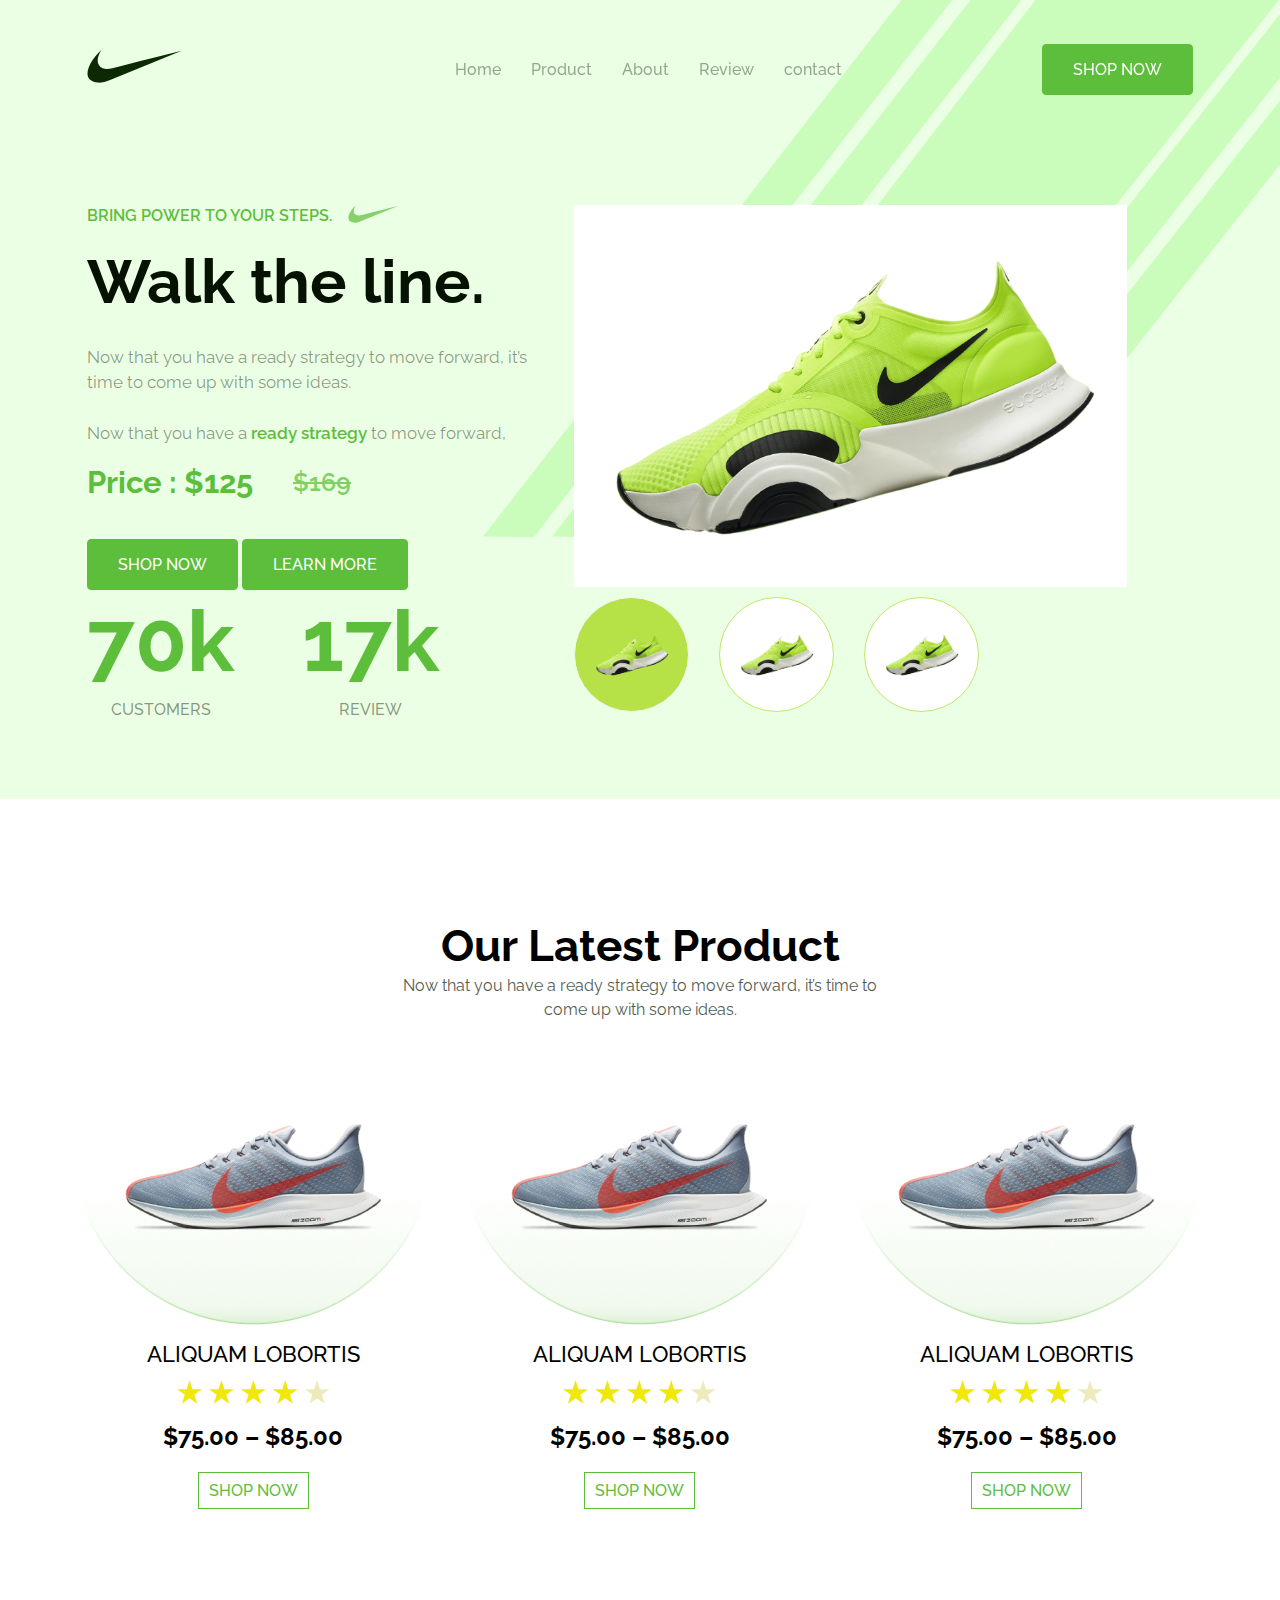
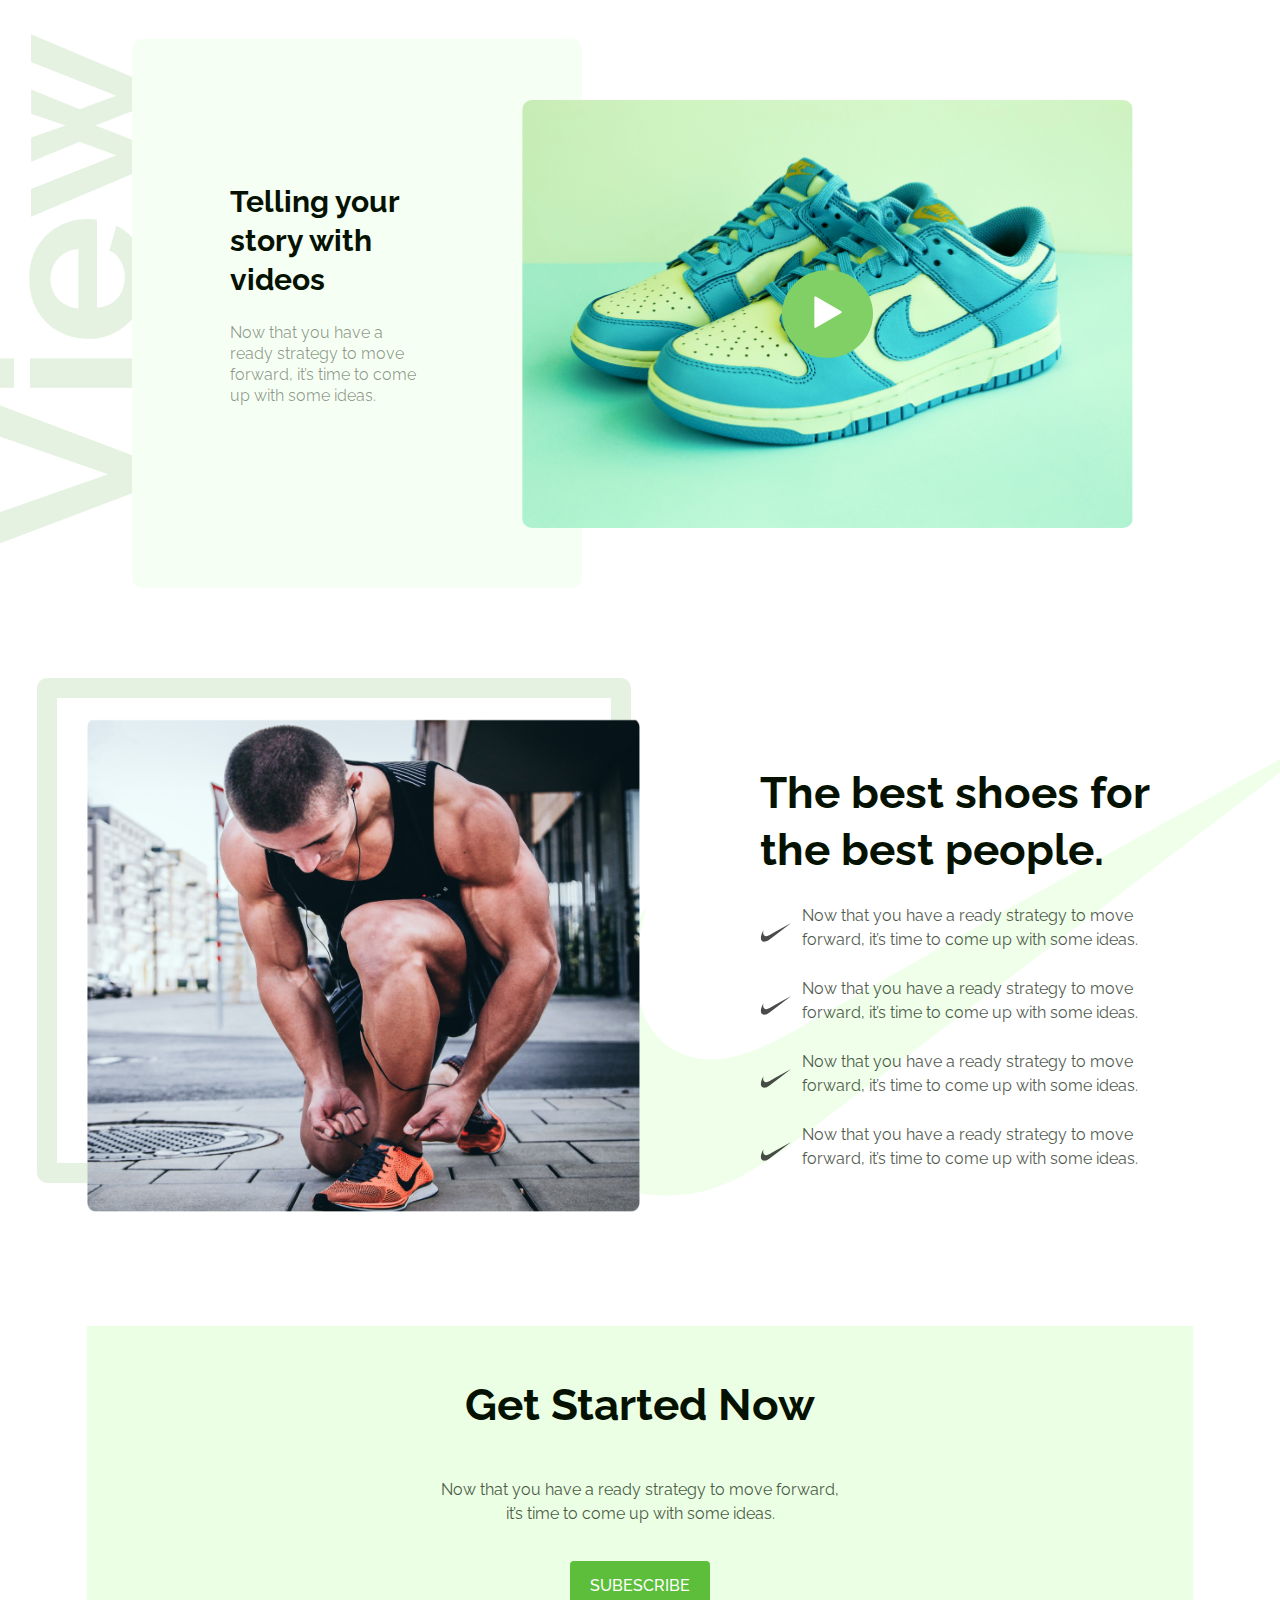
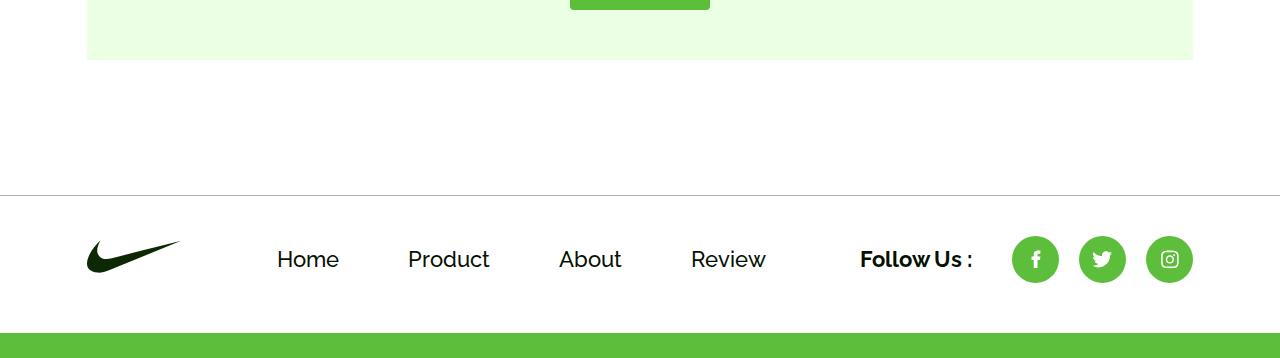
<file: index.html>
<!doctype html>
<html lang="en">
<head>
    <meta charset="UTF-8">
    <meta name="viewport"
          content="width=device-width, user-scalable=no, initial-scale=1.0, maximum-scale=1.0, minimum-scale=1.0">
    <meta http-equiv="X-UA-Compatible" content="ie=edge">
    <title>store</title>
    <link
            rel="stylesheet"
            href="https://cdn.jsdelivr.net/npm/@fancyapps/ui/dist/fancybox.css"
    />
    <link
            rel="stylesheet"
            href="https://cdn.jsdelivr.net/npm/swiper@9/swiper-bundle.min.css"
    />
    <link href="https://unpkg.com/aos@2.3.1/dist/aos.css" rel="stylesheet">
    <link rel="stylesheet" href="./src/styles/animate.css">
    <link rel="stylesheet" href="./src/styles/style.css">
</head>
<body>
 <header class="header">
     <div class="container">
         <nav class="header__nav">
             <h1 class="header__logo">
                 <img src="./src/images/logo.svg" alt="store">
             </h1>
             <div class="header__list">
                 <div class="header__menu">
                     <a href="#" class="header__link">Home</a>
                     <a href="./src/pages/product/index.html" class="header__link">Product</a>
                     <a href="./src/pages/About/index.html" class="header__link">About</a>
                     <a href="./src/pages/review/index.html" class="header__link">Review</a>
                     <a href="./src/pages/review/index.html" class="header__link">contact</a>
                 </div>
                 <button class="btn header__btn">
                     SHOP NOW
                 </button>
             </div>

             <div class="burger">
                 <span class="burger__line">

                 </span>
             </div>
         </nav>
     </div>
 </header>

<main>
    <section data-aos="zoom-in"  class="walk  wow bounceInRight">
        <div class="container">
            <div class="walk__content wow bounceInRight">
                <div class="walk__info">

                    <p class="walk__info-suptitle">
                        Bring power to your steps.
                        <span><svg width="51" height="18" viewBox="0 0 51 18" fill="none" xmlns="http://www.w3.org/2000/svg">
<path d="M28.6036 6.15476L25.4862 6.97332L16.8365 9.23768C13.7818 9.99351 11.1097 11.0002 8.53487 10.119C5.03484 8.60729 5.09756 4.67446 7.70691 0.490723C3.09351 4.29811 -5.2081 16.473 6.01962 17.7024C7.44974 17.8905 9.99636 17.3887 12.7625 16.2252L25.4862 11.0034L50.5823 0.741621L28.6036 6.15476Z" fill="#87D16D"/>
</svg></span>
                    </p>
                    <h2 class="walk__info-title">
                        Walk the line.
                    </h2>
                    <p class="walk__info-desc">
                        Now that you have a ready strategy to move forward,
                        it’s time to come up with some ideas.
                        <br>
                        <br>
                        Now that you have a <span>ready strategy </span> to move forward,
                    </p>
                    <h3 class="walk__info-price">
                        Price : $125    <span>$169</span>
                    </h3>
                    <div class="walk__info-btn">
                        <button class="btn">SHOP NOW</button>
                        <button class="btn">Learn More</button>
                    </div>
                    <div class="walk__info-leads">
                        <h3 class="walk__info-sum">
                            70k
                            <span>CUSTOMERS</span>
                        </h3>
                        <h3 class="walk__info-sum">
                            17k
                            <span>REVIEW</span>
                        </h3>
                    </div>
                </div>
                <div class="walk__right">
                    <div style="--swiper-navigation-color: #fff; --swiper-pagination-color: #fff" class="swiper mySwiper2">
                        <div class="swiper-wrapper">
                            <div class="swiper-slide">
                                <img src="./src/images/boots2.png" />
                            </div>
                            <div class="swiper-slide">
                                <img src="./src/images/boots2.png" />
                            </div>
                            <div class="swiper-slide">
                                <img src="./src/images/boots2.png" />
                            </div>

                        </div>
                        <div class="swiper-button-next"></div>
                        <div class="swiper-button-prev"></div>
                    </div>
                    <div thumbsSlider="" class="swiper mySwiper">
                        <div class="swiper-wrapper">
                            <div class="swiper-slide">
                                <img src="./src/images/boots2.png"/>
                            </div>
                            <div class="swiper-slide">
                                <img src="./src/images/boots2.png"/>
                            </div>
                            <div class="swiper-slide">
                                <img src="./src/images/boots2.png"/>
                            </div>

                        </div>
                    </div>
                </div>
            </div>
        </div>
    </section>

    <section class="our">
        <div class="container">
            <h2 class="our__title">Our Latest Product</h2>
            <p class="our__desc">
                Now that you have a ready strategy to move forward, it’s time to
                <br>
                come up with some ideas.
            </p>
            <div class="our__row">
                <div class="our__card">
                    <div class="our__card-block">
                        <img class="our__card-img" src="./src/images/nike__our.png" alt="">
                    </div>
                    <h3 class="our__card-title">
                        Aliquam lobortis
                    </h3>
                    <p class="our__card-rang">
                        <svg width="155" height="27" viewBox="0 0 155 27" fill="none" xmlns="http://www.w3.org/2000/svg">
                            <path d="M13.5771 0.046875L16.5296 9.13387L26.0843 9.13387L18.3544 14.7499L21.3069 23.8369L13.5771 18.2209L5.84723 23.8369L8.79977 14.7499L1.06992 9.13387L10.6245 9.13387L13.5771 0.046875Z" fill="#F1E809"/>
                            <path d="M45.4604 0.046875L48.4129 9.13387L57.9676 9.13387L50.2377 14.7499L53.1902 23.8369L45.4604 18.2209L37.7305 23.8369L40.6831 14.7499L32.9532 9.13387L42.5078 9.13387L45.4604 0.046875Z" fill="#F1E809"/>
                            <path d="M77.3437 0.046875L80.2962 9.13387L89.8509 9.13387L82.121 14.7499L85.0735 23.8369L77.3437 18.2209L69.6138 23.8369L72.5664 14.7499L64.8365 9.13387L74.3911 9.13387L77.3437 0.046875Z" fill="#F1E809"/>
                            <path d="M109.227 0.046875L112.18 9.13387L121.734 9.13387L114.004 14.7499L116.957 23.8369L109.227 18.2209L101.497 23.8369L104.45 14.7499L96.7198 9.13387L106.274 9.13387L109.227 0.046875Z" fill="#F1E809"/>
                            <path d="M141.11 0.046875L144.063 9.13387L153.617 9.13387L145.888 14.7499L148.84 23.8369L141.11 18.2209L133.38 23.8369L136.333 14.7499L128.603 9.13387L138.158 9.13387L141.11 0.046875Z" fill="#EDEBB9"/>
                        </svg>

                    </p>
                     <p class="our__card-price">
                         $75.00 – $85.00
                     </p>
                    <button class="our__card-btn">
                        Shop now
                    </button>
                </div>
                <div class="our__card">
                    <div class="our__card-block">
                        <img class="our__card-img" src="./src/images/nike__our.png" alt="">
                    </div>
                    <h3 class="our__card-title">
                        Aliquam lobortis
                    </h3>
                    <p class="our__card-rang">
                        <svg width="155" height="27" viewBox="0 0 155 27" fill="none" xmlns="http://www.w3.org/2000/svg">
                            <path d="M13.5771 0.046875L16.5296 9.13387L26.0843 9.13387L18.3544 14.7499L21.3069 23.8369L13.5771 18.2209L5.84723 23.8369L8.79977 14.7499L1.06992 9.13387L10.6245 9.13387L13.5771 0.046875Z" fill="#F1E809"/>
                            <path d="M45.4604 0.046875L48.4129 9.13387L57.9676 9.13387L50.2377 14.7499L53.1902 23.8369L45.4604 18.2209L37.7305 23.8369L40.6831 14.7499L32.9532 9.13387L42.5078 9.13387L45.4604 0.046875Z" fill="#F1E809"/>
                            <path d="M77.3437 0.046875L80.2962 9.13387L89.8509 9.13387L82.121 14.7499L85.0735 23.8369L77.3437 18.2209L69.6138 23.8369L72.5664 14.7499L64.8365 9.13387L74.3911 9.13387L77.3437 0.046875Z" fill="#F1E809"/>
                            <path d="M109.227 0.046875L112.18 9.13387L121.734 9.13387L114.004 14.7499L116.957 23.8369L109.227 18.2209L101.497 23.8369L104.45 14.7499L96.7198 9.13387L106.274 9.13387L109.227 0.046875Z" fill="#F1E809"/>
                            <path d="M141.11 0.046875L144.063 9.13387L153.617 9.13387L145.888 14.7499L148.84 23.8369L141.11 18.2209L133.38 23.8369L136.333 14.7499L128.603 9.13387L138.158 9.13387L141.11 0.046875Z" fill="#EDEBB9"/>
                        </svg>

                    </p>
                     <p class="our__card-price">
                         $75.00 – $85.00
                     </p>
                    <button class="our__card-btn">
                        Shop now
                    </button>
                </div>
                <div class="our__card">
                    <div class="our__card-block">
                        <img class="our__card-img" src="./src/images/nike__our.png" alt="">
                    </div>
                    <h3 class="our__card-title">
                        Aliquam lobortis
                    </h3>
                    <p class="our__card-rang">
                        <svg width="155" height="27" viewBox="0 0 155 27" fill="none" xmlns="http://www.w3.org/2000/svg">
                            <path d="M13.5771 0.046875L16.5296 9.13387L26.0843 9.13387L18.3544 14.7499L21.3069 23.8369L13.5771 18.2209L5.84723 23.8369L8.79977 14.7499L1.06992 9.13387L10.6245 9.13387L13.5771 0.046875Z" fill="#F1E809"/>
                            <path d="M45.4604 0.046875L48.4129 9.13387L57.9676 9.13387L50.2377 14.7499L53.1902 23.8369L45.4604 18.2209L37.7305 23.8369L40.6831 14.7499L32.9532 9.13387L42.5078 9.13387L45.4604 0.046875Z" fill="#F1E809"/>
                            <path d="M77.3437 0.046875L80.2962 9.13387L89.8509 9.13387L82.121 14.7499L85.0735 23.8369L77.3437 18.2209L69.6138 23.8369L72.5664 14.7499L64.8365 9.13387L74.3911 9.13387L77.3437 0.046875Z" fill="#F1E809"/>
                            <path d="M109.227 0.046875L112.18 9.13387L121.734 9.13387L114.004 14.7499L116.957 23.8369L109.227 18.2209L101.497 23.8369L104.45 14.7499L96.7198 9.13387L106.274 9.13387L109.227 0.046875Z" fill="#F1E809"/>
                            <path d="M141.11 0.046875L144.063 9.13387L153.617 9.13387L145.888 14.7499L148.84 23.8369L141.11 18.2209L133.38 23.8369L136.333 14.7499L128.603 9.13387L138.158 9.13387L141.11 0.046875Z" fill="#EDEBB9"/>
                        </svg>

                    </p>
                     <p class="our__card-price">
                         $75.00 – $85.00
                     </p>
                    <button class="our__card-btn">
                        Shop now
                    </button>
                </div>
            </div>
        </div>
    </section>

    <section class="view">
        <div class="container">
            <div class="view__block">
                <h2 class="view__title">
                    View
                </h2>
                <div class="view__row">
                    <div class="view__card">
                        <h3 class="view__card-title">
                            Telling your story with videos
                        </h3>
                        <div class="view__card-desc">
                            Now that you have a ready strategy to move forward, it’s time to come up with some ideas.
                        </div>
                    </div>
                    <div class="view__card view__card_video">
                        <a href="" data-fancybox data-src="https://www.youtube.com/watch?v=xeEu3qmgEdY">
                            <div class="view__card-play">
                                <span>
                                    <svg width="32" height="32" viewBox="0 0 29 32" fill="none" xmlns="http://www.w3.org/2000/svg">
<path d="M27.7939 15.2502C28.4606 15.6351 28.4606 16.5973 27.7939 16.9822L2.35185 31.6712C1.68518 32.0561 0.851847 31.575 0.851847 30.8052L0.851848 1.42718C0.851848 0.65738 1.68518 0.176255 2.35185 0.561156L27.7939 15.2502Z" fill="white"/>
</svg>

                                </span>
                            </div>
                        </a>
                    </div>
                </div>
            </div>
        </div>
    </section>

    <section class="best">
        <div class="container">
            <div class="best__row">
                <div class="best__card">
                    <img class="best__card-img" src="./src/images/best-img.png" alt="">
                </div>
                <div class="best__card best__card-right">
                    <h2 class="best__card-title">
                        The best shoes for the best people.
                    </h2>
                    <ul class="best__card-list">
                        <li class="best__card-item">
                           <span class="best__card-icon">
                                <svg width="32" height="20" viewBox="0 0 32 20" fill="none" xmlns="http://www.w3.org/2000/svg">
                                  <path d="M17.9749 8.23615L16.1145 9.29783L10.9514 12.2392C9.12045 13.2499 7.57831 14.3557 5.77382 14.2329C3.267 13.8645 2.63079 11.3291 3.5862 8.19457C1.27957 11.4322 -1.95539 20.6757 5.46358 19.5336C6.414 19.4084 7.96246 18.6483 9.53803 17.4255L16.8077 11.8849L31.1528 0.98075L17.9749 8.23615Z" fill="black"/>
                               </svg>
                           </span>

                            Now that you have a ready strategy to move forward, it’s time to come up with some ideas.
                        </li>
                       <li class="best__card-item">
                           <span class="best__card-icon">
                                <svg width="32" height="20" viewBox="0 0 32 20" fill="none" xmlns="http://www.w3.org/2000/svg">
                                  <path d="M17.9749 8.23615L16.1145 9.29783L10.9514 12.2392C9.12045 13.2499 7.57831 14.3557 5.77382 14.2329C3.267 13.8645 2.63079 11.3291 3.5862 8.19457C1.27957 11.4322 -1.95539 20.6757 5.46358 19.5336C6.414 19.4084 7.96246 18.6483 9.53803 17.4255L16.8077 11.8849L31.1528 0.98075L17.9749 8.23615Z" fill="black"/>
                               </svg>
                           </span>

                            Now that you have a ready strategy to move forward, it’s time to come up with some ideas.
                        </li>
                       <li class="best__card-item">
                           <span class="best__card-icon">
                                <svg width="32" height="20" viewBox="0 0 32 20" fill="none" xmlns="http://www.w3.org/2000/svg">
                                  <path d="M17.9749 8.23615L16.1145 9.29783L10.9514 12.2392C9.12045 13.2499 7.57831 14.3557 5.77382 14.2329C3.267 13.8645 2.63079 11.3291 3.5862 8.19457C1.27957 11.4322 -1.95539 20.6757 5.46358 19.5336C6.414 19.4084 7.96246 18.6483 9.53803 17.4255L16.8077 11.8849L31.1528 0.98075L17.9749 8.23615Z" fill="black"/>
                               </svg>
                           </span>

                            Now that you have a ready strategy to move forward, it’s time to come up with some ideas.
                        </li>
                       <li class="best__card-item">
                           <span class="best__card-icon">
                                <svg width="32" height="20" viewBox="0 0 32 20" fill="none" xmlns="http://www.w3.org/2000/svg">
                                  <path d="M17.9749 8.23615L16.1145 9.29783L10.9514 12.2392C9.12045 13.2499 7.57831 14.3557 5.77382 14.2329C3.267 13.8645 2.63079 11.3291 3.5862 8.19457C1.27957 11.4322 -1.95539 20.6757 5.46358 19.5336C6.414 19.4084 7.96246 18.6483 9.53803 17.4255L16.8077 11.8849L31.1528 0.98075L17.9749 8.23615Z" fill="black"/>
                               </svg>
                           </span>

                            Now that you have a ready strategy to move forward, it’s time to come up with some ideas.
                        </li>

                    </ul>
                </div>
            </div>
        </div>
    </section>

    <section class="now">
        <div class="container">
            <div class="now__content">
                <h2 class="now__title">
                    Get Started Now
                </h2>
                <p class="now__desc">
                    Now that you have a ready strategy to move forward,
                    <br>
                    it’s time to come up with some ideas.
                </p>
                <button class="now__btn">
                    SUBESCRIBE
                </button>
            </div>
        </div>
    </section>
</main>

 <div class="overlay">
     <div class="popup">
         <span class="popup__close">x</span>
         <form class="popup__form">
             <label  class="popup__form-label">
                 <input type="text" placeholder="name">
             </label>
             <label  class="popup__form-label">
                 <input type="email" placeholder="Email">
             </label>
             <label  class="popup__form-label">
                 <input type="number" placeholder="phone">
             </label>
             <button class="popup__form-btn" type="submit">
                 Sumbit
             </button>
         </form>
     </div>
 </div>

 <footer class="footer">
     <div class="container">
         <div class="footer__nav">
             <h2 class="footer__logo">
                 <svg width="95" height="33" viewBox="0 0 95 33" fill="none" xmlns="http://www.w3.org/2000/svg">
                     <path d="M52.9358 10.942L47.0844 12.4784L30.8488 16.7286C25.1151 18.1473 20.0996 20.037 15.2666 18.3828C8.69705 15.5454 8.81478 8.16344 13.7125 0.310547C5.05317 7.45703 -10.529 30.3093 10.5455 32.6169C13.2298 32.9701 18.0098 32.0282 23.2019 29.8442L47.0844 20.0428L94.1899 0.781484L52.9358 10.942Z" fill="#0D2903"/>
                 </svg>
             </h2>
             <ul class="footer__menu">
                 <li class="footer__item">
                     Home
                 </li>
                 <li class="footer__item">
                     Product
                 </li>
                 <li class="footer__item">
                     About
                 </li>
                 <li class="footer__item">
                     Review
                 </li>
             </ul>
             <div class="footer__right">
                 <p class="footer__icons">Follow Us :</p>
                 <span class="footer__icon">
                      <svg width="10" height="19" viewBox="0 0 10 19" fill="none" xmlns="http://www.w3.org/2000/svg">
                        <path d="M0.809858 9.88221H2.7332V17.8003C2.7332 17.9566 2.85987 18.0833 3.01621 18.0833H6.2773C6.43363 18.0833 6.56031 17.9566 6.56031 17.8003V9.9195H8.77135C8.91512 9.9195 9.03607 9.81162 9.05249 9.66882L9.3883 6.75378C9.39752 6.67357 9.37211 6.59326 9.31845 6.53309C9.26474 6.47287 9.18788 6.4384 9.10722 6.4384H6.56042V4.61111C6.56042 4.06027 6.85701 3.78095 7.44203 3.78095C7.5254 3.78095 9.10722 3.78095 9.10722 3.78095C9.26355 3.78095 9.39022 3.65422 9.39022 3.49794V0.822206C9.39022 0.665876 9.26355 0.539204 9.10722 0.539204H6.81235C6.79616 0.538411 6.76022 0.537109 6.70724 0.537109C6.30906 0.537109 4.925 0.615275 3.83171 1.62107C2.62034 2.73565 2.78873 4.07017 2.82897 4.30156V6.43834H0.809858C0.653528 6.43834 0.526855 6.56501 0.526855 6.72135V9.59914C0.526855 9.75548 0.653528 9.88221 0.809858 9.88221Z" fill="white"/>
                      </svg>
                 </span>
                 <span class="footer__icon">
                      <svg width="21" height="17" viewBox="0 0 21 17" fill="none" xmlns="http://www.w3.org/2000/svg">
                        <path d="M20.0716 2.23081C19.3345 2.55415 18.549 2.76847 17.7302 2.87253C18.5726 2.36956 19.2155 1.57917 19.5178 0.626498C18.7324 1.09478 17.8652 1.42556 16.941 1.61014C16.1952 0.816042 15.1323 0.324219 13.9727 0.324219C11.723 0.324219 9.91179 2.15028 9.91179 4.38888C9.91179 4.71098 9.93904 5.0207 10.0059 5.31554C6.6276 5.15078 3.63825 3.5316 1.63008 1.06505C1.27948 1.67333 1.07383 2.36956 1.07383 3.11906C1.07383 4.5264 1.79856 5.77392 2.87884 6.49617C2.22596 6.48378 1.58548 6.29423 1.04286 5.99567C1.04286 6.00806 1.04286 6.02416 1.04286 6.04027C1.04286 8.015 2.45144 9.65523 4.29856 10.0331C3.96779 10.1235 3.60728 10.1669 3.23315 10.1669C2.97299 10.1669 2.71035 10.152 2.46382 10.0975C2.99033 11.7068 4.48439 12.8899 6.2609 12.9283C4.87834 14.0098 3.12289 14.6614 1.2225 14.6614C0.889246 14.6614 0.569623 14.6466 0.25 14.6057C2.05005 15.7665 4.18335 16.4293 6.48389 16.4293C13.9616 16.4293 18.0498 10.235 18.0498 4.86584C18.0498 4.68621 18.0436 4.51277 18.0349 4.34057C18.8414 3.76822 19.5191 3.0534 20.0716 2.23081Z" fill="white"/>
                     </svg>
                 </span>
                 <span class="footer__icon">
                      <svg width="18" height="19" viewBox="0 0 18 19" fill="none" xmlns="http://www.w3.org/2000/svg">
                     <path d="M17.6182 5.75306C17.577 4.81817 17.4258 4.17544 17.2092 3.61851C16.9858 3.02734 16.6421 2.49806 16.1917 2.05807C15.7518 1.61124 15.219 1.26403 14.6347 1.0441C14.0745 0.82753 13.4351 0.676347 12.5003 0.635127C11.5584 0.590417 11.2594 0.580078 8.87052 0.580078C6.48166 0.580078 6.18265 0.590417 5.24427 0.631636C4.30938 0.672856 3.66665 0.824173 3.10985 1.04061C2.51855 1.26403 1.98927 1.60775 1.54928 2.05807C1.10245 2.49806 0.755372 3.03083 0.535311 3.61515C0.318741 4.17544 0.167557 4.81468 0.126338 5.74957C0.0816275 6.69144 0.0712891 6.99045 0.0712891 9.37931C0.0712891 11.7682 0.0816275 12.0672 0.122847 13.0056C0.164067 13.9404 0.315384 14.5832 0.531954 15.1401C0.755372 15.7313 1.10245 16.2606 1.54928 16.7005C1.98927 17.1474 2.52204 17.4946 3.10636 17.7145C3.66665 17.9311 4.30589 18.0823 5.24092 18.1235C6.17916 18.1648 6.47831 18.175 8.86716 18.175C11.256 18.175 11.555 18.1648 12.4934 18.1235C13.4283 18.0823 14.071 17.9311 14.6278 17.7145C15.8103 17.2573 16.7452 16.3224 17.2024 15.1401C17.4188 14.5798 17.5701 13.9404 17.6113 13.0056C17.6526 12.0672 17.6629 11.7682 17.6629 9.37931C17.6629 6.99045 17.6594 6.69144 17.6182 5.75306ZM16.0337 12.9368C15.9959 13.7961 15.8515 14.2601 15.7312 14.5695C15.4356 15.336 14.8272 15.9444 14.0607 16.24C13.7513 16.3603 13.284 16.5046 12.428 16.5424C11.5 16.5837 11.2216 16.5939 8.87401 16.5939C6.52637 16.5939 6.24455 16.5837 5.31986 16.5424C4.46056 16.5046 3.99654 16.3603 3.68719 16.24C3.30575 16.099 2.95854 15.8756 2.67671 15.5834C2.38455 15.2981 2.16113 14.9544 2.02015 14.573C1.89985 14.2636 1.75552 13.7961 1.71779 12.9403C1.67643 12.0123 1.66623 11.7338 1.66623 9.38615C1.66623 7.03852 1.67643 6.7567 1.71779 5.83214C1.75552 4.97284 1.89985 4.50882 2.02015 4.19947C2.16113 3.81789 2.38455 3.47082 2.6802 3.18886C2.96538 2.8967 3.3091 2.67328 3.69069 2.53243C4.00003 2.41213 4.46755 2.2678 5.32335 2.22993C6.2514 2.18871 6.52987 2.17838 8.87736 2.17838C11.2285 2.17838 11.5068 2.18871 12.4315 2.22993C13.2908 2.2678 13.7548 2.41213 14.0642 2.53243C14.4456 2.67328 14.7928 2.8967 15.0747 3.18886C15.3668 3.47417 15.5902 3.81789 15.7312 4.19947C15.8515 4.50882 15.9959 4.9762 16.0337 5.83214C16.0749 6.76019 16.0853 7.03852 16.0853 9.38615C16.0853 11.7338 16.0749 12.0088 16.0337 12.9368Z" fill="white"/>
                     <path d="M8.87032 5.26953C6.60261 5.26953 4.7627 7.10932 4.7627 9.37715C4.7627 11.645 6.60261 13.4848 8.87032 13.4848C11.1382 13.4848 12.9779 11.645 12.9779 9.37715C12.9779 7.10932 11.1382 5.26953 8.87032 5.26953ZM8.87032 12.0417C7.39914 12.0417 6.20581 10.8485 6.20581 9.37715C6.20581 7.90586 7.39914 6.71264 8.87032 6.71264C10.3416 6.71264 11.5348 7.90586 11.5348 9.37715C11.5348 10.8485 10.3416 12.0417 8.87032 12.0417Z" fill="white"/>
                     <path d="M14.0992 5.10738C14.0992 5.63694 13.6698 6.06632 13.1401 6.06632C12.6105 6.06632 12.1812 5.63694 12.1812 5.10738C12.1812 4.5777 12.6105 4.14844 13.1401 4.14844C13.6698 4.14844 14.0992 4.5777 14.0992 5.10738Z" fill="white"/>
                   </svg>
                 </span>
             </div>
         </div>
     </div>
 </footer>


 <script src="https://cdn.jsdelivr.net/npm/swiper@9/swiper-bundle.min.js"></script>
 <script src="https://cdn.jsdelivr.net/npm/@fancyapps/ui@4.0/dist/fancybox.umd.js"></script>
 <script src="https://unpkg.com/aos@2.3.1/dist/aos.js"></script>
 <script src="./src/js/wow.min.js"></script>
 <script>
     var swiper = new Swiper(".mySwiper", {
         spaceBetween: 30,
         slidesPerView: 3,
     });
     var swiper2 = new Swiper(".mySwiper2", {
         spaceBetween: 10,
         thumbs: {
             swiper: swiper,
         },
     });

 </script>
 <script src="./src/js/main.js"></script>


</body>
</html>
</file>
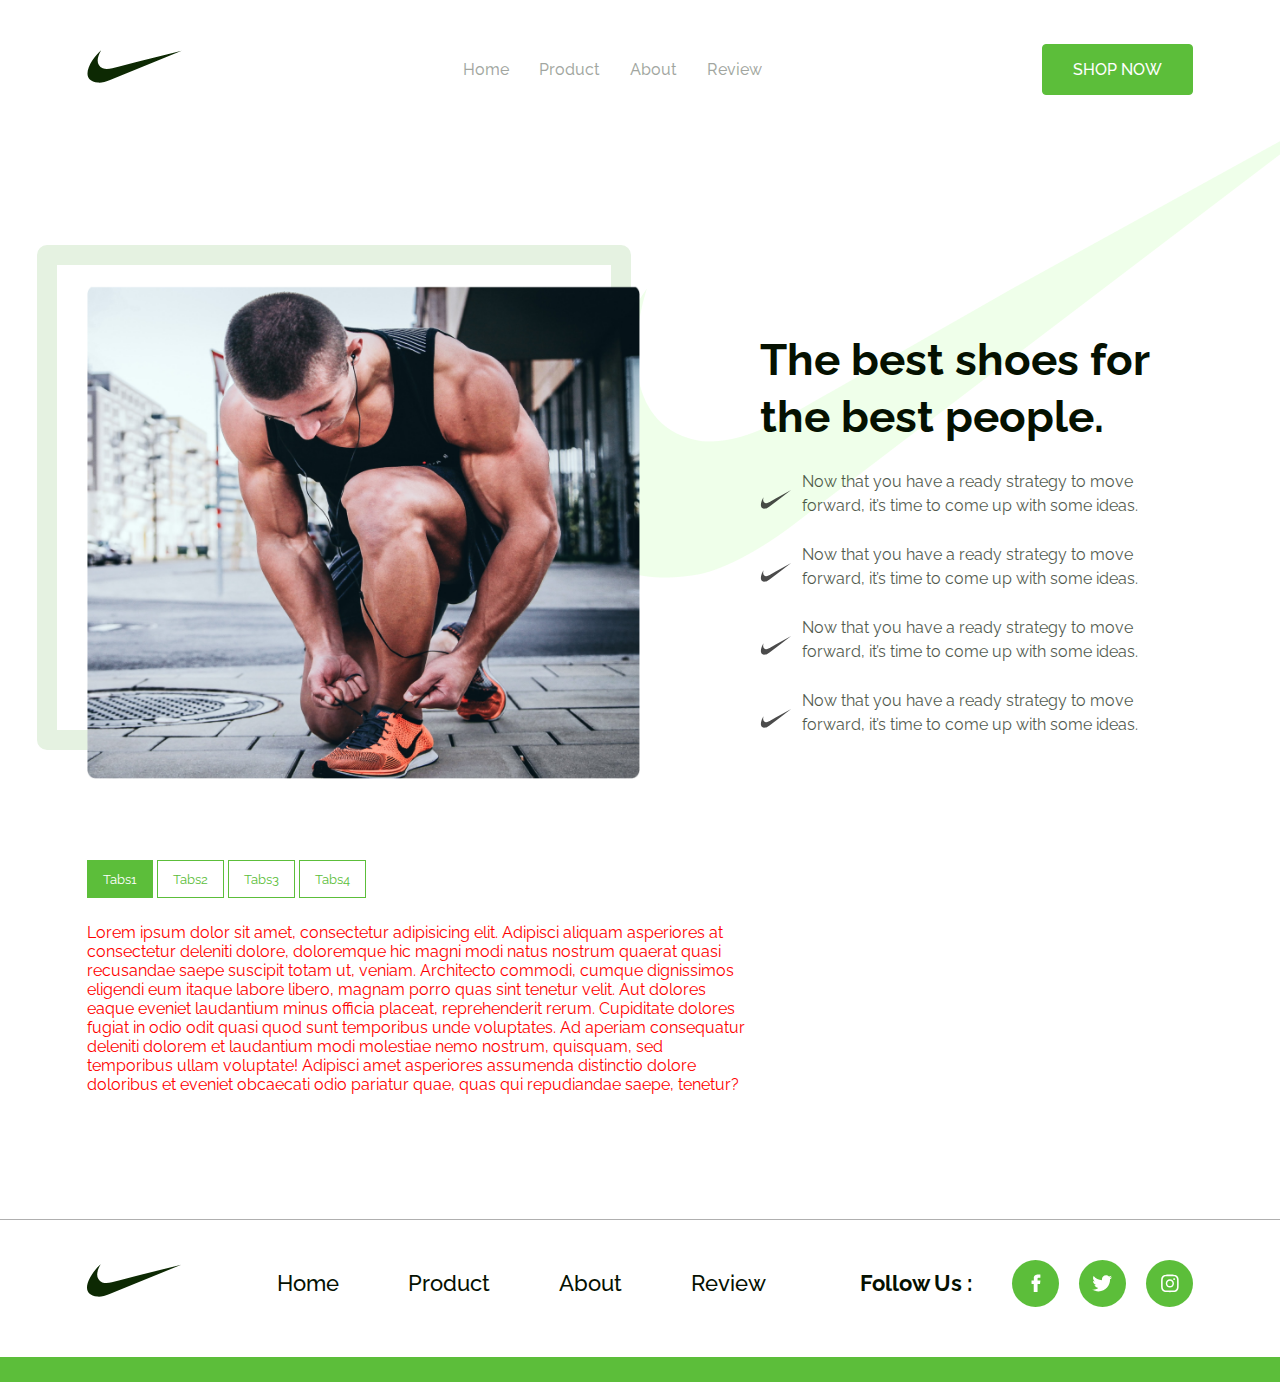
<file: src/pages/About/index.html>
<!doctype html>
<html lang="en">
<head>
    <meta charset="UTF-8">
    <meta name="viewport"
          content="width=device-width, user-scalable=no, initial-scale=1.0, maximum-scale=1.0, minimum-scale=1.0">
    <meta http-equiv="X-UA-Compatible" content="ie=edge">
    <title>About</title>
    <link href="https://unpkg.com/aos@2.3.1/dist/aos.css" rel="stylesheet">
    <link rel="stylesheet" href="../../styles/style.css">
</head>
<body>
<header class="header">
    <div class="container">
        <nav class="header__nav">
            <h1 class="header__logo">
                <img src="../../images/logo.svg" alt="store">
            </h1>
            <div class="header__menu">
                <a href="../../../index.html" class="header__link">Home</a>
                <a href="../product/index.html" class="header__link">Product</a>
                <a href="../About/index.html" class="header__link">About</a>
                <a href="../review/index.html" class="header__link">Review</a>
            </div>
            <button class="btn header__btn">
                SHOP NOW
            </button>
        </nav>
    </div>
</header>

<main>

    <section style="padding: 285px 0 77px;" class="best">
        <div class="container">
            <div class="best__row">
                <div class="best__card">
                    <img class="best__card-img" src="../../../src/images/best-img.png" alt="">
                </div>
                <div class="best__card best__card-right">
                    <h2 class="best__card-title">
                        The best shoes for the best people.
                    </h2>
                    <ul class="best__card-list">
                        <li class="best__card-item">
                           <span class="best__card-icon">
                                <svg width="32" height="20" viewBox="0 0 32 20" fill="none" xmlns="http://www.w3.org/2000/svg">
                                  <path d="M17.9749 8.23615L16.1145 9.29783L10.9514 12.2392C9.12045 13.2499 7.57831 14.3557 5.77382 14.2329C3.267 13.8645 2.63079 11.3291 3.5862 8.19457C1.27957 11.4322 -1.95539 20.6757 5.46358 19.5336C6.414 19.4084 7.96246 18.6483 9.53803 17.4255L16.8077 11.8849L31.1528 0.98075L17.9749 8.23615Z" fill="black"/>
                               </svg>
                           </span>

                            Now that you have a ready strategy to move forward, it’s time to come up with some ideas.
                        </li>
                        <li class="best__card-item">
                           <span class="best__card-icon">
                                <svg width="32" height="20" viewBox="0 0 32 20" fill="none" xmlns="http://www.w3.org/2000/svg">
                                  <path d="M17.9749 8.23615L16.1145 9.29783L10.9514 12.2392C9.12045 13.2499 7.57831 14.3557 5.77382 14.2329C3.267 13.8645 2.63079 11.3291 3.5862 8.19457C1.27957 11.4322 -1.95539 20.6757 5.46358 19.5336C6.414 19.4084 7.96246 18.6483 9.53803 17.4255L16.8077 11.8849L31.1528 0.98075L17.9749 8.23615Z" fill="black"/>
                               </svg>
                           </span>

                            Now that you have a ready strategy to move forward, it’s time to come up with some ideas.
                        </li>
                        <li class="best__card-item">
                           <span class="best__card-icon">
                                <svg width="32" height="20" viewBox="0 0 32 20" fill="none" xmlns="http://www.w3.org/2000/svg">
                                  <path d="M17.9749 8.23615L16.1145 9.29783L10.9514 12.2392C9.12045 13.2499 7.57831 14.3557 5.77382 14.2329C3.267 13.8645 2.63079 11.3291 3.5862 8.19457C1.27957 11.4322 -1.95539 20.6757 5.46358 19.5336C6.414 19.4084 7.96246 18.6483 9.53803 17.4255L16.8077 11.8849L31.1528 0.98075L17.9749 8.23615Z" fill="black"/>
                               </svg>
                           </span>

                            Now that you have a ready strategy to move forward, it’s time to come up with some ideas.
                        </li>
                        <li class="best__card-item">
                           <span class="best__card-icon">
                                <svg width="32" height="20" viewBox="0 0 32 20" fill="none" xmlns="http://www.w3.org/2000/svg">
                                  <path d="M17.9749 8.23615L16.1145 9.29783L10.9514 12.2392C9.12045 13.2499 7.57831 14.3557 5.77382 14.2329C3.267 13.8645 2.63079 11.3291 3.5862 8.19457C1.27957 11.4322 -1.95539 20.6757 5.46358 19.5336C6.414 19.4084 7.96246 18.6483 9.53803 17.4255L16.8077 11.8849L31.1528 0.98075L17.9749 8.23615Z" fill="black"/>
                               </svg>
                           </span>

                            Now that you have a ready strategy to move forward, it’s time to come up with some ideas.
                        </li>

                    </ul>
                </div>
            </div>
        </div>
    </section>

    <section class="tabs">
        <div class="container">
            <div class="tabs__row">
                <div class="tabs__tab">
                    <button class="tabs__tab-nav-btn active" data-tab="tabs1"> Tabs1</button>
                    <button class="tabs__tab-nav-btn" data-tab="tabs2">Tabs2</button>
                    <button class="tabs__tab-nav-btn" data-tab="tabs3">Tabs3</button>
                    <button class="tabs__tab-nav-btn" data-tab="tabs4">Tabs4</button>
                </div>
                <div class="tabs__content">
                    <div class="tabs__content-item active tabs1" id="tabs1" style="color: red">
                        Lorem ipsum dolor sit amet, consectetur adipisicing elit. Adipisci aliquam asperiores at consectetur deleniti dolore, doloremque hic magni modi natus nostrum quaerat quasi recusandae saepe suscipit totam ut, veniam. Architecto commodi, cumque dignissimos eligendi eum itaque labore libero, magnam porro quas sint tenetur velit. Aut dolores eaque eveniet laudantium minus officia placeat, reprehenderit rerum. Cupiditate dolores fugiat in odio odit quasi quod sunt temporibus unde voluptates. Ad aperiam consequatur deleniti dolorem et laudantium modi molestiae nemo nostrum, quisquam, sed temporibus ullam voluptate! Adipisci amet asperiores assumenda distinctio dolore doloribus et eveniet obcaecati odio pariatur quae, quas qui repudiandae saepe, tenetur?
                    </div>
                    <div class="tabs__content-item tabs2" id="tabs2" style="color: blue">
                        Lorem ipsum dolor sit amet, consectetur adipisicing elit. Adipisci aliquam asperiores at consectetur deleniti dolore, doloremque hic magni modi natus nostrum quaerat quasi recusandae saepe suscipit totam ut, veniam. Architecto commodi, cumque dignissimos eligendi eum itaque labore libero, magnam porro quas sint tenetur velit. Aut dolores eaque eveniet laudantium minus officia placeat, reprehenderit rerum. Cupiditate dolores fugiat in odio odit quasi quod sunt temporibus unde voluptates. Ad aperiam consequatur deleniti dolorem et laudantium modi molestiae nemo nostrum, quisquam, sed temporibus ullam voluptate! Adipisci amet asperiores assumenda distinctio dolore doloribus et eveniet obcaecati odio pariatur quae, quas qui repudiandae saepe, tenetur?
                    </div>
                    <div class="tabs__content-item tabs3" id="tabs3" style="color: orange">
                        Lorem ipsum dolor sit amet, consectetur adipisicing elit. Adipisci aliquam asperiores at consectetur deleniti dolore, doloremque hic magni modi natus nostrum quaerat quasi recusandae saepe suscipit totam ut, veniam. Architecto commodi, cumque dignissimos eligendi eum itaque labore libero, magnam porro quas sint tenetur velit. Aut dolores eaque eveniet laudantium minus officia placeat, reprehenderit rerum. Cupiditate dolores fugiat in odio odit quasi quod sunt temporibus unde voluptates. Ad aperiam consequatur deleniti dolorem et laudantium modi molestiae nemo nostrum, quisquam, sed temporibus ullam voluptate! Adipisci amet asperiores assumenda distinctio dolore doloribus et eveniet obcaecati odio pariatur quae, quas qui repudiandae saepe, tenetur?
                    </div>
                    <div class="tabs__content-item tabs4" id="tabs4" style="color: purple">
                        Lorem ipsum dolor sit amet, consectetur adipisicing elit. Adipisci aliquam asperiores at consectetur deleniti dolore, doloremque hic magni modi natus nostrum quaerat quasi recusandae saepe suscipit totam ut, veniam. Architecto commodi, cumque dignissimos eligendi eum itaque labore libero, magnam porro quas sint tenetur velit. Aut dolores eaque eveniet laudantium minus officia placeat, reprehenderit rerum. Cupiditate dolores fugiat in odio odit quasi quod sunt temporibus unde voluptates. Ad aperiam consequatur deleniti dolorem et laudantium modi molestiae nemo nostrum, quisquam, sed temporibus ullam voluptate! Adipisci amet asperiores assumenda distinctio dolore doloribus et eveniet obcaecati odio pariatur quae, quas qui repudiandae saepe, tenetur?
                    </div>
                </div>
            </div>
        </div>
    </section>


</main>

<div class="overlay">
    <div class="popup">
        <span class="popup__close">x</span>
        <form class="popup__form">
            <label  class="popup__form-label">
                <input type="text" placeholder="name">
            </label>
            <label  class="popup__form-label">
                <input type="email" placeholder="Email">
            </label>
            <label  class="popup__form-label">
                <input type="number" placeholder="phone">
            </label>
            <button class="popup__form-btn" type="submit">
                Sumbit
            </button>
        </form>
    </div>
</div>


<footer class="footer">
    <div class="container">
        <div class="footer__nav">
            <h2 class="footer__logo">
                <svg width="95" height="33" viewBox="0 0 95 33" fill="none" xmlns="http://www.w3.org/2000/svg">
                    <path d="M52.9358 10.942L47.0844 12.4784L30.8488 16.7286C25.1151 18.1473 20.0996 20.037 15.2666 18.3828C8.69705 15.5454 8.81478 8.16344 13.7125 0.310547C5.05317 7.45703 -10.529 30.3093 10.5455 32.6169C13.2298 32.9701 18.0098 32.0282 23.2019 29.8442L47.0844 20.0428L94.1899 0.781484L52.9358 10.942Z" fill="#0D2903"/>
                </svg>
            </h2>
            <ul class="footer__menu">
                <li class="footer__item">
                    Home
                </li>
                <li class="footer__item">
                    Product
                </li>
                <li class="footer__item">
                    About
                </li>
                <li class="footer__item">
                    Review
                </li>
            </ul>
            <div class="footer__right">
                <p class="footer__icons">Follow Us :</p>
                <span class="footer__icon">
                      <svg width="10" height="19" viewBox="0 0 10 19" fill="none" xmlns="http://www.w3.org/2000/svg">
                        <path d="M0.809858 9.88221H2.7332V17.8003C2.7332 17.9566 2.85987 18.0833 3.01621 18.0833H6.2773C6.43363 18.0833 6.56031 17.9566 6.56031 17.8003V9.9195H8.77135C8.91512 9.9195 9.03607 9.81162 9.05249 9.66882L9.3883 6.75378C9.39752 6.67357 9.37211 6.59326 9.31845 6.53309C9.26474 6.47287 9.18788 6.4384 9.10722 6.4384H6.56042V4.61111C6.56042 4.06027 6.85701 3.78095 7.44203 3.78095C7.5254 3.78095 9.10722 3.78095 9.10722 3.78095C9.26355 3.78095 9.39022 3.65422 9.39022 3.49794V0.822206C9.39022 0.665876 9.26355 0.539204 9.10722 0.539204H6.81235C6.79616 0.538411 6.76022 0.537109 6.70724 0.537109C6.30906 0.537109 4.925 0.615275 3.83171 1.62107C2.62034 2.73565 2.78873 4.07017 2.82897 4.30156V6.43834H0.809858C0.653528 6.43834 0.526855 6.56501 0.526855 6.72135V9.59914C0.526855 9.75548 0.653528 9.88221 0.809858 9.88221Z" fill="white"/>
                      </svg>
                 </span>
                <span class="footer__icon">
                      <svg width="21" height="17" viewBox="0 0 21 17" fill="none" xmlns="http://www.w3.org/2000/svg">
                        <path d="M20.0716 2.23081C19.3345 2.55415 18.549 2.76847 17.7302 2.87253C18.5726 2.36956 19.2155 1.57917 19.5178 0.626498C18.7324 1.09478 17.8652 1.42556 16.941 1.61014C16.1952 0.816042 15.1323 0.324219 13.9727 0.324219C11.723 0.324219 9.91179 2.15028 9.91179 4.38888C9.91179 4.71098 9.93904 5.0207 10.0059 5.31554C6.6276 5.15078 3.63825 3.5316 1.63008 1.06505C1.27948 1.67333 1.07383 2.36956 1.07383 3.11906C1.07383 4.5264 1.79856 5.77392 2.87884 6.49617C2.22596 6.48378 1.58548 6.29423 1.04286 5.99567C1.04286 6.00806 1.04286 6.02416 1.04286 6.04027C1.04286 8.015 2.45144 9.65523 4.29856 10.0331C3.96779 10.1235 3.60728 10.1669 3.23315 10.1669C2.97299 10.1669 2.71035 10.152 2.46382 10.0975C2.99033 11.7068 4.48439 12.8899 6.2609 12.9283C4.87834 14.0098 3.12289 14.6614 1.2225 14.6614C0.889246 14.6614 0.569623 14.6466 0.25 14.6057C2.05005 15.7665 4.18335 16.4293 6.48389 16.4293C13.9616 16.4293 18.0498 10.235 18.0498 4.86584C18.0498 4.68621 18.0436 4.51277 18.0349 4.34057C18.8414 3.76822 19.5191 3.0534 20.0716 2.23081Z" fill="white"/>
                     </svg>
                 </span>
                <span class="footer__icon">
                      <svg width="18" height="19" viewBox="0 0 18 19" fill="none" xmlns="http://www.w3.org/2000/svg">
                     <path d="M17.6182 5.75306C17.577 4.81817 17.4258 4.17544 17.2092 3.61851C16.9858 3.02734 16.6421 2.49806 16.1917 2.05807C15.7518 1.61124 15.219 1.26403 14.6347 1.0441C14.0745 0.82753 13.4351 0.676347 12.5003 0.635127C11.5584 0.590417 11.2594 0.580078 8.87052 0.580078C6.48166 0.580078 6.18265 0.590417 5.24427 0.631636C4.30938 0.672856 3.66665 0.824173 3.10985 1.04061C2.51855 1.26403 1.98927 1.60775 1.54928 2.05807C1.10245 2.49806 0.755372 3.03083 0.535311 3.61515C0.318741 4.17544 0.167557 4.81468 0.126338 5.74957C0.0816275 6.69144 0.0712891 6.99045 0.0712891 9.37931C0.0712891 11.7682 0.0816275 12.0672 0.122847 13.0056C0.164067 13.9404 0.315384 14.5832 0.531954 15.1401C0.755372 15.7313 1.10245 16.2606 1.54928 16.7005C1.98927 17.1474 2.52204 17.4946 3.10636 17.7145C3.66665 17.9311 4.30589 18.0823 5.24092 18.1235C6.17916 18.1648 6.47831 18.175 8.86716 18.175C11.256 18.175 11.555 18.1648 12.4934 18.1235C13.4283 18.0823 14.071 17.9311 14.6278 17.7145C15.8103 17.2573 16.7452 16.3224 17.2024 15.1401C17.4188 14.5798 17.5701 13.9404 17.6113 13.0056C17.6526 12.0672 17.6629 11.7682 17.6629 9.37931C17.6629 6.99045 17.6594 6.69144 17.6182 5.75306ZM16.0337 12.9368C15.9959 13.7961 15.8515 14.2601 15.7312 14.5695C15.4356 15.336 14.8272 15.9444 14.0607 16.24C13.7513 16.3603 13.284 16.5046 12.428 16.5424C11.5 16.5837 11.2216 16.5939 8.87401 16.5939C6.52637 16.5939 6.24455 16.5837 5.31986 16.5424C4.46056 16.5046 3.99654 16.3603 3.68719 16.24C3.30575 16.099 2.95854 15.8756 2.67671 15.5834C2.38455 15.2981 2.16113 14.9544 2.02015 14.573C1.89985 14.2636 1.75552 13.7961 1.71779 12.9403C1.67643 12.0123 1.66623 11.7338 1.66623 9.38615C1.66623 7.03852 1.67643 6.7567 1.71779 5.83214C1.75552 4.97284 1.89985 4.50882 2.02015 4.19947C2.16113 3.81789 2.38455 3.47082 2.6802 3.18886C2.96538 2.8967 3.3091 2.67328 3.69069 2.53243C4.00003 2.41213 4.46755 2.2678 5.32335 2.22993C6.2514 2.18871 6.52987 2.17838 8.87736 2.17838C11.2285 2.17838 11.5068 2.18871 12.4315 2.22993C13.2908 2.2678 13.7548 2.41213 14.0642 2.53243C14.4456 2.67328 14.7928 2.8967 15.0747 3.18886C15.3668 3.47417 15.5902 3.81789 15.7312 4.19947C15.8515 4.50882 15.9959 4.9762 16.0337 5.83214C16.0749 6.76019 16.0853 7.03852 16.0853 9.38615C16.0853 11.7338 16.0749 12.0088 16.0337 12.9368Z" fill="white"/>
                     <path d="M8.87032 5.26953C6.60261 5.26953 4.7627 7.10932 4.7627 9.37715C4.7627 11.645 6.60261 13.4848 8.87032 13.4848C11.1382 13.4848 12.9779 11.645 12.9779 9.37715C12.9779 7.10932 11.1382 5.26953 8.87032 5.26953ZM8.87032 12.0417C7.39914 12.0417 6.20581 10.8485 6.20581 9.37715C6.20581 7.90586 7.39914 6.71264 8.87032 6.71264C10.3416 6.71264 11.5348 7.90586 11.5348 9.37715C11.5348 10.8485 10.3416 12.0417 8.87032 12.0417Z" fill="white"/>
                     <path d="M14.0992 5.10738C14.0992 5.63694 13.6698 6.06632 13.1401 6.06632C12.6105 6.06632 12.1812 5.63694 12.1812 5.10738C12.1812 4.5777 12.6105 4.14844 13.1401 4.14844C13.6698 4.14844 14.0992 4.5777 14.0992 5.10738Z" fill="white"/>
                   </svg>
                 </span>
            </div>
        </div>
    </div>
</footer>

<script src="https://unpkg.com/aos@2.3.1/dist/aos.js"></script>
<script src="../../js/main.js"></script>

</body>
</html>
</file>
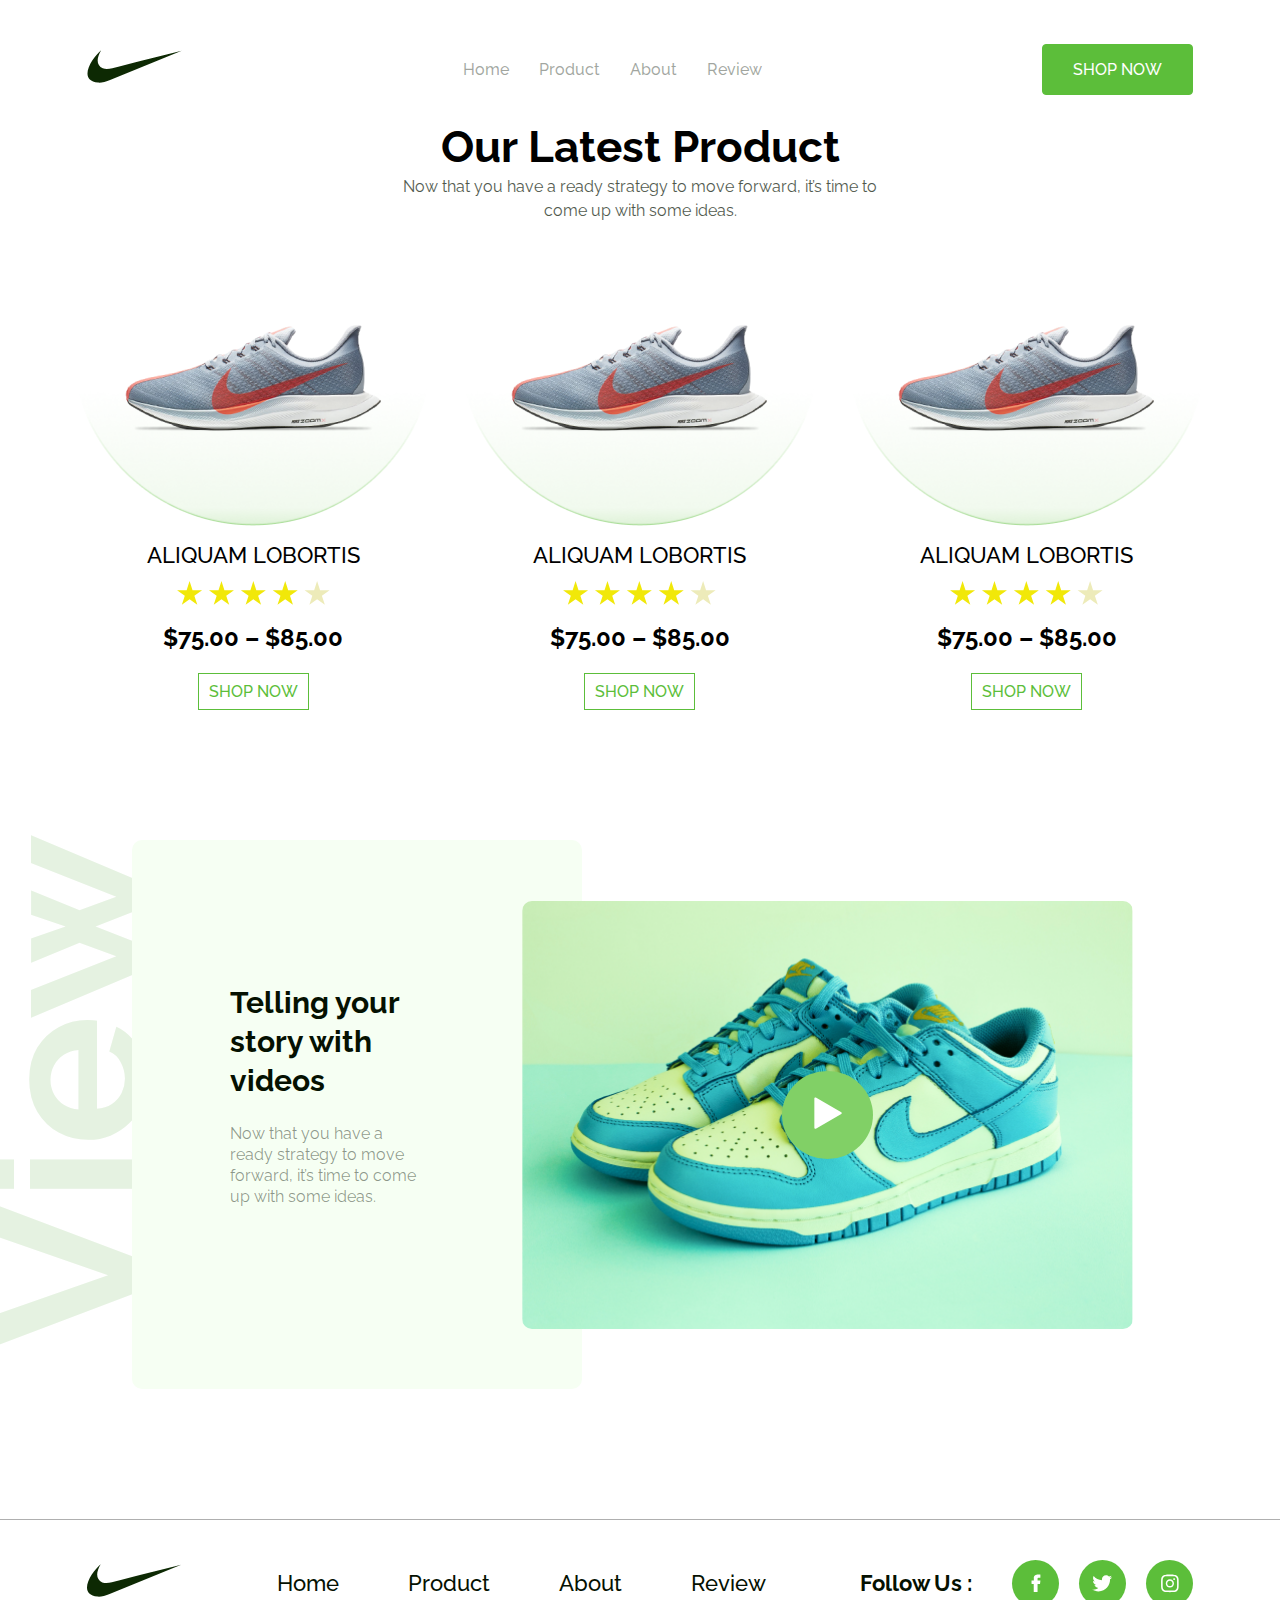
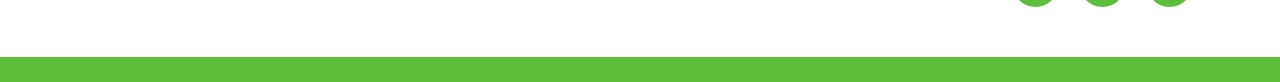
<file: src/pages/product/index.html>
<!doctype html>
<html lang="en">
<head>
    <meta charset="UTF-8">
    <meta name="viewport"
          content="width=device-width, user-scalable=no, initial-scale=1.0, maximum-scale=1.0, minimum-scale=1.0">
    <meta http-equiv="X-UA-Compatible" content="ie=edge">
    <title>Product</title>


  <link href="https://unpkg.com/aos@2.3.1/dist/aos.css" rel="stylesheet">
  <link rel="stylesheet" href="../../styles/style.css">

</head>
<body>
<header class="header">
    <div class="container">
        <nav class="header__nav">
            <h1 class="header__logo">
                <img src="../../images/logo.svg" alt="store">
            </h1>
            <div class="header__menu">
                <a href="../../../index.html" class="header__link">Home</a>
                <a href="../../../src/pages/product/index.html" class="header__link">Product</a>
                <a href="../../../src/pages/About/index.html" class="header__link">About</a>
                <a href="#" class="header__link">Review</a>
            </div>
            <button class="btn header__btn">
                SHOP NOW
            </button>
        </nav>
    </div>
</header>

<main>
    <section class="our">
        <div class="container">
            <h2 class="our__title">Our Latest Product</h2>
            <p class="our__desc">
                Now that you have a ready strategy to move forward, it’s time to
                <br>
                come up with some ideas.
            </p>
            <div class="our__row">
                <div class="our__card">
                    <div class="our__card-block">
                        <img class="our__card-img" src="../../../src/images/nike__our.png" alt="">
                    </div>
                    <h3 class="our__card-title">
                        Aliquam lobortis
                    </h3>
                    <p class="our__card-rang">
                        <svg width="155" height="27" viewBox="0 0 155 27" fill="none" xmlns="http://www.w3.org/2000/svg">
                            <path d="M13.5771 0.046875L16.5296 9.13387L26.0843 9.13387L18.3544 14.7499L21.3069 23.8369L13.5771 18.2209L5.84723 23.8369L8.79977 14.7499L1.06992 9.13387L10.6245 9.13387L13.5771 0.046875Z" fill="#F1E809"/>
                            <path d="M45.4604 0.046875L48.4129 9.13387L57.9676 9.13387L50.2377 14.7499L53.1902 23.8369L45.4604 18.2209L37.7305 23.8369L40.6831 14.7499L32.9532 9.13387L42.5078 9.13387L45.4604 0.046875Z" fill="#F1E809"/>
                            <path d="M77.3437 0.046875L80.2962 9.13387L89.8509 9.13387L82.121 14.7499L85.0735 23.8369L77.3437 18.2209L69.6138 23.8369L72.5664 14.7499L64.8365 9.13387L74.3911 9.13387L77.3437 0.046875Z" fill="#F1E809"/>
                            <path d="M109.227 0.046875L112.18 9.13387L121.734 9.13387L114.004 14.7499L116.957 23.8369L109.227 18.2209L101.497 23.8369L104.45 14.7499L96.7198 9.13387L106.274 9.13387L109.227 0.046875Z" fill="#F1E809"/>
                            <path d="M141.11 0.046875L144.063 9.13387L153.617 9.13387L145.888 14.7499L148.84 23.8369L141.11 18.2209L133.38 23.8369L136.333 14.7499L128.603 9.13387L138.158 9.13387L141.11 0.046875Z" fill="#EDEBB9"/>
                        </svg>

                    </p>
                    <p class="our__card-price">
                        $75.00 – $85.00
                    </p>
                    <button class="our__card-btn">
                        Shop now
                    </button>
                </div>
                <div class="our__card">
                    <div class="our__card-block">
                        <img class="our__card-img" src="../../../src/images/nike__our.png" alt="">
                    </div>
                    <h3 class="our__card-title">
                        Aliquam lobortis
                    </h3>
                    <p class="our__card-rang">
                        <svg width="155" height="27" viewBox="0 0 155 27" fill="none" xmlns="http://www.w3.org/2000/svg">
                            <path d="M13.5771 0.046875L16.5296 9.13387L26.0843 9.13387L18.3544 14.7499L21.3069 23.8369L13.5771 18.2209L5.84723 23.8369L8.79977 14.7499L1.06992 9.13387L10.6245 9.13387L13.5771 0.046875Z" fill="#F1E809"/>
                            <path d="M45.4604 0.046875L48.4129 9.13387L57.9676 9.13387L50.2377 14.7499L53.1902 23.8369L45.4604 18.2209L37.7305 23.8369L40.6831 14.7499L32.9532 9.13387L42.5078 9.13387L45.4604 0.046875Z" fill="#F1E809"/>
                            <path d="M77.3437 0.046875L80.2962 9.13387L89.8509 9.13387L82.121 14.7499L85.0735 23.8369L77.3437 18.2209L69.6138 23.8369L72.5664 14.7499L64.8365 9.13387L74.3911 9.13387L77.3437 0.046875Z" fill="#F1E809"/>
                            <path d="M109.227 0.046875L112.18 9.13387L121.734 9.13387L114.004 14.7499L116.957 23.8369L109.227 18.2209L101.497 23.8369L104.45 14.7499L96.7198 9.13387L106.274 9.13387L109.227 0.046875Z" fill="#F1E809"/>
                            <path d="M141.11 0.046875L144.063 9.13387L153.617 9.13387L145.888 14.7499L148.84 23.8369L141.11 18.2209L133.38 23.8369L136.333 14.7499L128.603 9.13387L138.158 9.13387L141.11 0.046875Z" fill="#EDEBB9"/>
                        </svg>

                    </p>
                    <p class="our__card-price">
                        $75.00 – $85.00
                    </p>
                    <button class="our__card-btn">
                        Shop now
                    </button>
                </div>
                <div class="our__card">
                    <div class="our__card-block">
                        <img class="our__card-img" src="../../../src/images/nike__our.png" alt="">
                    </div>
                    <h3 class="our__card-title">
                        Aliquam lobortis
                    </h3>
                    <p class="our__card-rang">
                        <svg width="155" height="27" viewBox="0 0 155 27" fill="none" xmlns="http://www.w3.org/2000/svg">
                            <path d="M13.5771 0.046875L16.5296 9.13387L26.0843 9.13387L18.3544 14.7499L21.3069 23.8369L13.5771 18.2209L5.84723 23.8369L8.79977 14.7499L1.06992 9.13387L10.6245 9.13387L13.5771 0.046875Z" fill="#F1E809"/>
                            <path d="M45.4604 0.046875L48.4129 9.13387L57.9676 9.13387L50.2377 14.7499L53.1902 23.8369L45.4604 18.2209L37.7305 23.8369L40.6831 14.7499L32.9532 9.13387L42.5078 9.13387L45.4604 0.046875Z" fill="#F1E809"/>
                            <path d="M77.3437 0.046875L80.2962 9.13387L89.8509 9.13387L82.121 14.7499L85.0735 23.8369L77.3437 18.2209L69.6138 23.8369L72.5664 14.7499L64.8365 9.13387L74.3911 9.13387L77.3437 0.046875Z" fill="#F1E809"/>
                            <path d="M109.227 0.046875L112.18 9.13387L121.734 9.13387L114.004 14.7499L116.957 23.8369L109.227 18.2209L101.497 23.8369L104.45 14.7499L96.7198 9.13387L106.274 9.13387L109.227 0.046875Z" fill="#F1E809"/>
                            <path d="M141.11 0.046875L144.063 9.13387L153.617 9.13387L145.888 14.7499L148.84 23.8369L141.11 18.2209L133.38 23.8369L136.333 14.7499L128.603 9.13387L138.158 9.13387L141.11 0.046875Z" fill="#EDEBB9"/>
                        </svg>

                    </p>
                    <p class="our__card-price">
                        $75.00 – $85.00
                    </p>
                    <button class="our__card-btn">
                        Shop now
                    </button>
                </div>
            </div>
        </div>
    </section>

    <section class="view">
        <div class="container">
            <div class="view__block">
                <h2 class="view__title">
                    View
                </h2>
                <div class="view__row">
                    <div class="view__card">
                        <h3 class="view__card-title">
                            Telling your story with videos
                        </h3>
                        <div class="view__card-desc">
                            Now that you have a ready strategy to move forward, it’s time to come up with some ideas.
                        </div>
                    </div>
                    <div class="view__card view__card_video">
                        <a href="" data-fancybox data-src="https://www.youtube.com/watch?v=xeEu3qmgEdY">
                            <div class="view__card-play">
                                <span>
                                    <svg width="32" height="32" viewBox="0 0 29 32" fill="none" xmlns="http://www.w3.org/2000/svg">
<path d="M27.7939 15.2502C28.4606 15.6351 28.4606 16.5973 27.7939 16.9822L2.35185 31.6712C1.68518 32.0561 0.851847 31.575 0.851847 30.8052L0.851848 1.42718C0.851848 0.65738 1.68518 0.176255 2.35185 0.561156L27.7939 15.2502Z" fill="white"/>
</svg>

                                </span>
                            </div>
                        </a>
                    </div>
                </div>
            </div>
        </div>
    </section>

</main>

<div class="overlay">
    <div class="popup">
        <span class="popup__close">x</span>
        <form class="popup__form">
            <label  class="popup__form-label">
                <input type="text" placeholder="name">
            </label>
            <label  class="popup__form-label">
                <input type="email" placeholder="Email">
            </label>
            <label  class="popup__form-label">
                <input type="number" placeholder="phone">
            </label>
            <button class="popup__form-btn" type="submit">
                Sumbit
            </button>
        </form>
    </div>
</div>


<footer class="footer">
    <div class="container">
        <div class="footer__nav">
            <h2 class="footer__logo">
                <svg width="95" height="33" viewBox="0 0 95 33" fill="none" xmlns="http://www.w3.org/2000/svg">
                    <path d="M52.9358 10.942L47.0844 12.4784L30.8488 16.7286C25.1151 18.1473 20.0996 20.037 15.2666 18.3828C8.69705 15.5454 8.81478 8.16344 13.7125 0.310547C5.05317 7.45703 -10.529 30.3093 10.5455 32.6169C13.2298 32.9701 18.0098 32.0282 23.2019 29.8442L47.0844 20.0428L94.1899 0.781484L52.9358 10.942Z" fill="#0D2903"/>
                </svg>
            </h2>
            <ul class="footer__menu">
                <li class="footer__item">
                    Home
                </li>
                <li class="footer__item">
                    Product
                </li>
                <li class="footer__item">
                    About
                </li>
                <li class="footer__item">
                    Review
                </li>
            </ul>
            <div class="footer__right">
                <p class="footer__icons">Follow Us :</p>
                <span class="footer__icon">
                      <svg width="10" height="19" viewBox="0 0 10 19" fill="none" xmlns="http://www.w3.org/2000/svg">
                        <path d="M0.809858 9.88221H2.7332V17.8003C2.7332 17.9566 2.85987 18.0833 3.01621 18.0833H6.2773C6.43363 18.0833 6.56031 17.9566 6.56031 17.8003V9.9195H8.77135C8.91512 9.9195 9.03607 9.81162 9.05249 9.66882L9.3883 6.75378C9.39752 6.67357 9.37211 6.59326 9.31845 6.53309C9.26474 6.47287 9.18788 6.4384 9.10722 6.4384H6.56042V4.61111C6.56042 4.06027 6.85701 3.78095 7.44203 3.78095C7.5254 3.78095 9.10722 3.78095 9.10722 3.78095C9.26355 3.78095 9.39022 3.65422 9.39022 3.49794V0.822206C9.39022 0.665876 9.26355 0.539204 9.10722 0.539204H6.81235C6.79616 0.538411 6.76022 0.537109 6.70724 0.537109C6.30906 0.537109 4.925 0.615275 3.83171 1.62107C2.62034 2.73565 2.78873 4.07017 2.82897 4.30156V6.43834H0.809858C0.653528 6.43834 0.526855 6.56501 0.526855 6.72135V9.59914C0.526855 9.75548 0.653528 9.88221 0.809858 9.88221Z" fill="white"/>
                      </svg>
                 </span>
                <span class="footer__icon">
                      <svg width="21" height="17" viewBox="0 0 21 17" fill="none" xmlns="http://www.w3.org/2000/svg">
                        <path d="M20.0716 2.23081C19.3345 2.55415 18.549 2.76847 17.7302 2.87253C18.5726 2.36956 19.2155 1.57917 19.5178 0.626498C18.7324 1.09478 17.8652 1.42556 16.941 1.61014C16.1952 0.816042 15.1323 0.324219 13.9727 0.324219C11.723 0.324219 9.91179 2.15028 9.91179 4.38888C9.91179 4.71098 9.93904 5.0207 10.0059 5.31554C6.6276 5.15078 3.63825 3.5316 1.63008 1.06505C1.27948 1.67333 1.07383 2.36956 1.07383 3.11906C1.07383 4.5264 1.79856 5.77392 2.87884 6.49617C2.22596 6.48378 1.58548 6.29423 1.04286 5.99567C1.04286 6.00806 1.04286 6.02416 1.04286 6.04027C1.04286 8.015 2.45144 9.65523 4.29856 10.0331C3.96779 10.1235 3.60728 10.1669 3.23315 10.1669C2.97299 10.1669 2.71035 10.152 2.46382 10.0975C2.99033 11.7068 4.48439 12.8899 6.2609 12.9283C4.87834 14.0098 3.12289 14.6614 1.2225 14.6614C0.889246 14.6614 0.569623 14.6466 0.25 14.6057C2.05005 15.7665 4.18335 16.4293 6.48389 16.4293C13.9616 16.4293 18.0498 10.235 18.0498 4.86584C18.0498 4.68621 18.0436 4.51277 18.0349 4.34057C18.8414 3.76822 19.5191 3.0534 20.0716 2.23081Z" fill="white"/>
                     </svg>
                 </span>
                <span class="footer__icon">
                      <svg width="18" height="19" viewBox="0 0 18 19" fill="none" xmlns="http://www.w3.org/2000/svg">
                     <path d="M17.6182 5.75306C17.577 4.81817 17.4258 4.17544 17.2092 3.61851C16.9858 3.02734 16.6421 2.49806 16.1917 2.05807C15.7518 1.61124 15.219 1.26403 14.6347 1.0441C14.0745 0.82753 13.4351 0.676347 12.5003 0.635127C11.5584 0.590417 11.2594 0.580078 8.87052 0.580078C6.48166 0.580078 6.18265 0.590417 5.24427 0.631636C4.30938 0.672856 3.66665 0.824173 3.10985 1.04061C2.51855 1.26403 1.98927 1.60775 1.54928 2.05807C1.10245 2.49806 0.755372 3.03083 0.535311 3.61515C0.318741 4.17544 0.167557 4.81468 0.126338 5.74957C0.0816275 6.69144 0.0712891 6.99045 0.0712891 9.37931C0.0712891 11.7682 0.0816275 12.0672 0.122847 13.0056C0.164067 13.9404 0.315384 14.5832 0.531954 15.1401C0.755372 15.7313 1.10245 16.2606 1.54928 16.7005C1.98927 17.1474 2.52204 17.4946 3.10636 17.7145C3.66665 17.9311 4.30589 18.0823 5.24092 18.1235C6.17916 18.1648 6.47831 18.175 8.86716 18.175C11.256 18.175 11.555 18.1648 12.4934 18.1235C13.4283 18.0823 14.071 17.9311 14.6278 17.7145C15.8103 17.2573 16.7452 16.3224 17.2024 15.1401C17.4188 14.5798 17.5701 13.9404 17.6113 13.0056C17.6526 12.0672 17.6629 11.7682 17.6629 9.37931C17.6629 6.99045 17.6594 6.69144 17.6182 5.75306ZM16.0337 12.9368C15.9959 13.7961 15.8515 14.2601 15.7312 14.5695C15.4356 15.336 14.8272 15.9444 14.0607 16.24C13.7513 16.3603 13.284 16.5046 12.428 16.5424C11.5 16.5837 11.2216 16.5939 8.87401 16.5939C6.52637 16.5939 6.24455 16.5837 5.31986 16.5424C4.46056 16.5046 3.99654 16.3603 3.68719 16.24C3.30575 16.099 2.95854 15.8756 2.67671 15.5834C2.38455 15.2981 2.16113 14.9544 2.02015 14.573C1.89985 14.2636 1.75552 13.7961 1.71779 12.9403C1.67643 12.0123 1.66623 11.7338 1.66623 9.38615C1.66623 7.03852 1.67643 6.7567 1.71779 5.83214C1.75552 4.97284 1.89985 4.50882 2.02015 4.19947C2.16113 3.81789 2.38455 3.47082 2.6802 3.18886C2.96538 2.8967 3.3091 2.67328 3.69069 2.53243C4.00003 2.41213 4.46755 2.2678 5.32335 2.22993C6.2514 2.18871 6.52987 2.17838 8.87736 2.17838C11.2285 2.17838 11.5068 2.18871 12.4315 2.22993C13.2908 2.2678 13.7548 2.41213 14.0642 2.53243C14.4456 2.67328 14.7928 2.8967 15.0747 3.18886C15.3668 3.47417 15.5902 3.81789 15.7312 4.19947C15.8515 4.50882 15.9959 4.9762 16.0337 5.83214C16.0749 6.76019 16.0853 7.03852 16.0853 9.38615C16.0853 11.7338 16.0749 12.0088 16.0337 12.9368Z" fill="white"/>
                     <path d="M8.87032 5.26953C6.60261 5.26953 4.7627 7.10932 4.7627 9.37715C4.7627 11.645 6.60261 13.4848 8.87032 13.4848C11.1382 13.4848 12.9779 11.645 12.9779 9.37715C12.9779 7.10932 11.1382 5.26953 8.87032 5.26953ZM8.87032 12.0417C7.39914 12.0417 6.20581 10.8485 6.20581 9.37715C6.20581 7.90586 7.39914 6.71264 8.87032 6.71264C10.3416 6.71264 11.5348 7.90586 11.5348 9.37715C11.5348 10.8485 10.3416 12.0417 8.87032 12.0417Z" fill="white"/>
                     <path d="M14.0992 5.10738C14.0992 5.63694 13.6698 6.06632 13.1401 6.06632C12.6105 6.06632 12.1812 5.63694 12.1812 5.10738C12.1812 4.5777 12.6105 4.14844 13.1401 4.14844C13.6698 4.14844 14.0992 4.5777 14.0992 5.10738Z" fill="white"/>
                   </svg>
                 </span>
            </div>
        </div>
    </div>
</footer>
<script src="https://unpkg.com/aos@2.3.1/dist/aos.js"></script>
<script src="../../js/main.js"></script>

</body>
</html>
</file>
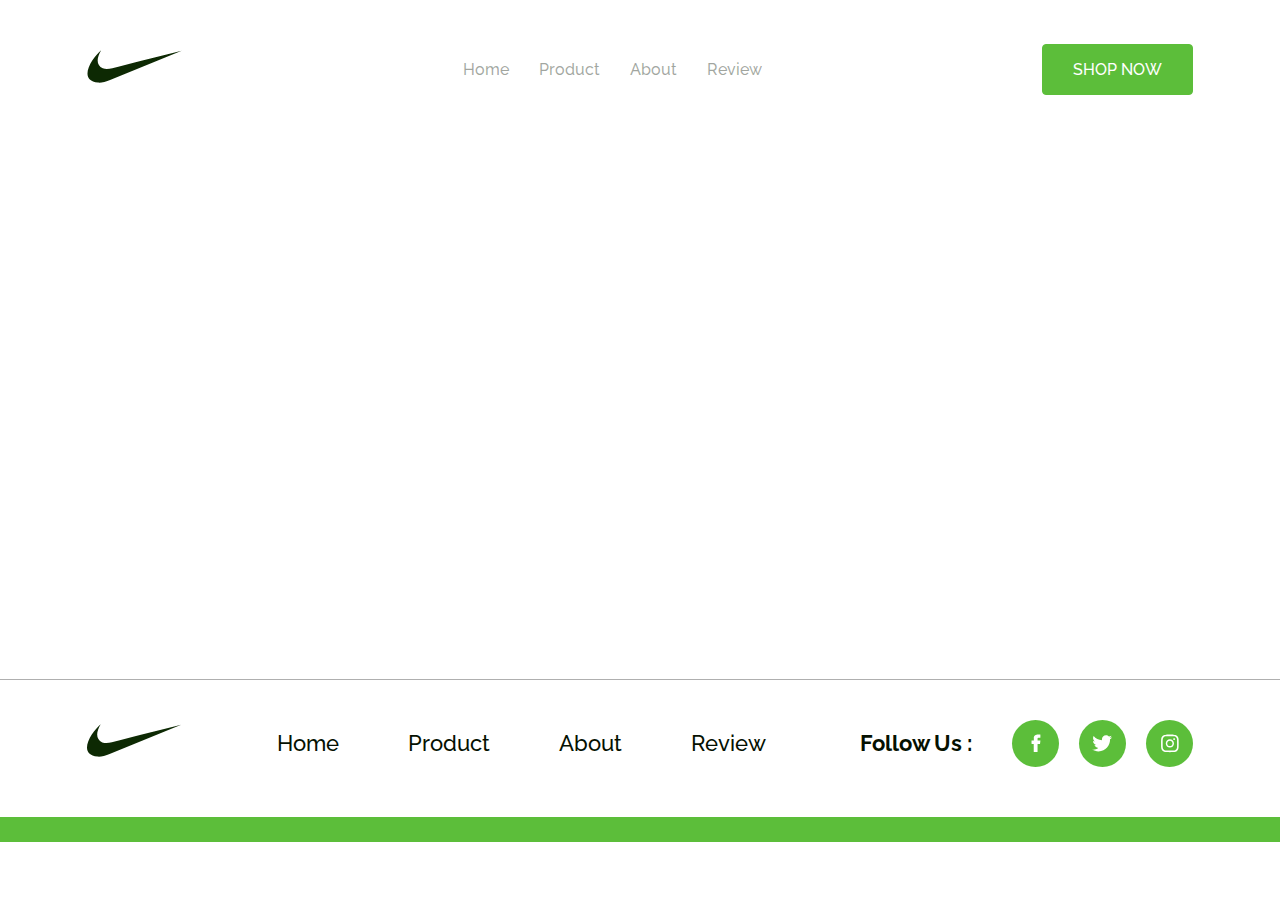
<file: src/pages/review/index.html>
<!doctype html>
<html lang="en">
<head>
    <meta charset="UTF-8">
    <meta name="viewport"
          content="width=device-width, user-scalable=no, initial-scale=1.0, maximum-scale=1.0, minimum-scale=1.0">
    <meta http-equiv="X-UA-Compatible" content="ie=edge">
    <title>Review</title>
    <link href="https://unpkg.com/aos@2.3.1/dist/aos.css" rel="stylesheet">
    <link rel="stylesheet" href="../../styles/style.css">
</head>
<body>
<header class="header">
    <div class="container">
        <nav class="header__nav">
            <h1 class="header__logo">
                <img src="../../images/logo.svg" alt="store">
            </h1>
            <div class="header__menu">
                <a href="../../../index.html" class="header__link">Home</a>
                <a href="../../../src/pages/product/index.html" class="header__link">Product</a>
                <a href="../../../src/pages/About/index.html" class="header__link">About</a>
                <a href="../../../src/pages/review/index.html" class="header__link">Review</a>
            </div>
            <button class="btn header__btn">
                SHOP NOW
            </button>
        </nav>
    </div>
</header>

<main>
    <section data-aos="zoom-in" class="view">
        <div class="container">
            <div class="view__block">
                <h2 class="view__title">
                    View
                </h2>
                <div class="view__row">
                    <div class="view__card">
                        <h3 class="view__card-title">
                            Telling your story with videos
                        </h3>
                        <div class="view__card-desc">
                            Now that you have a ready strategy to move forward, it’s time to come up with some ideas.
                        </div>
                    </div>
                    <div class="view__card view__card_video">
                        <a href="" data-fancybox data-src="https://www.youtube.com/watch?v=xeEu3qmgEdY">
                            <div class="view__card-play">
                                <span>
                                    <svg width="32" height="32" viewBox="0 0 29 32" fill="none" xmlns="http://www.w3.org/2000/svg">
<path d="M27.7939 15.2502C28.4606 15.6351 28.4606 16.5973 27.7939 16.9822L2.35185 31.6712C1.68518 32.0561 0.851847 31.575 0.851847 30.8052L0.851848 1.42718C0.851848 0.65738 1.68518 0.176255 2.35185 0.561156L27.7939 15.2502Z" fill="white"/>
</svg>

                                </span>
                            </div>
                        </a>
                    </div>
                </div>
            </div>
        </div>
    </section>
</main>

<div class="overlay">
    <div class="popup">
        <span class="popup__close">x</span>
        <form class="popup__form">
            <label  class="popup__form-label">
                <input type="text" placeholder="name">
            </label>
            <label  class="popup__form-label">
                <input type="email" placeholder="Email">
            </label>
            <label  class="popup__form-label">
                <input type="number" placeholder="phone">
            </label>
            <button class="popup__form-btn" type="submit">
                Sumbit
            </button>
        </form>
    </div>
</div>

<footer class="footer">
    <div class="container">
        <div class="footer__nav">
            <h2 class="footer__logo">
                <svg width="95" height="33" viewBox="0 0 95 33" fill="none" xmlns="http://www.w3.org/2000/svg">
                    <path d="M52.9358 10.942L47.0844 12.4784L30.8488 16.7286C25.1151 18.1473 20.0996 20.037 15.2666 18.3828C8.69705 15.5454 8.81478 8.16344 13.7125 0.310547C5.05317 7.45703 -10.529 30.3093 10.5455 32.6169C13.2298 32.9701 18.0098 32.0282 23.2019 29.8442L47.0844 20.0428L94.1899 0.781484L52.9358 10.942Z" fill="#0D2903"/>
                </svg>
            </h2>
            <ul class="footer__menu">
                <li class="footer__item">
                    Home
                </li>
                <li class="footer__item">
                    Product
                </li>
                <li class="footer__item">
                    About
                </li>
                <li class="footer__item">
                    Review
                </li>
            </ul>
            <div class="footer__right">
                <p class="footer__icons">Follow Us :</p>
                <span class="footer__icon">
                      <svg width="10" height="19" viewBox="0 0 10 19" fill="none" xmlns="http://www.w3.org/2000/svg">
                        <path d="M0.809858 9.88221H2.7332V17.8003C2.7332 17.9566 2.85987 18.0833 3.01621 18.0833H6.2773C6.43363 18.0833 6.56031 17.9566 6.56031 17.8003V9.9195H8.77135C8.91512 9.9195 9.03607 9.81162 9.05249 9.66882L9.3883 6.75378C9.39752 6.67357 9.37211 6.59326 9.31845 6.53309C9.26474 6.47287 9.18788 6.4384 9.10722 6.4384H6.56042V4.61111C6.56042 4.06027 6.85701 3.78095 7.44203 3.78095C7.5254 3.78095 9.10722 3.78095 9.10722 3.78095C9.26355 3.78095 9.39022 3.65422 9.39022 3.49794V0.822206C9.39022 0.665876 9.26355 0.539204 9.10722 0.539204H6.81235C6.79616 0.538411 6.76022 0.537109 6.70724 0.537109C6.30906 0.537109 4.925 0.615275 3.83171 1.62107C2.62034 2.73565 2.78873 4.07017 2.82897 4.30156V6.43834H0.809858C0.653528 6.43834 0.526855 6.56501 0.526855 6.72135V9.59914C0.526855 9.75548 0.653528 9.88221 0.809858 9.88221Z" fill="white"/>
                      </svg>
                 </span>
                <span class="footer__icon">
                      <svg width="21" height="17" viewBox="0 0 21 17" fill="none" xmlns="http://www.w3.org/2000/svg">
                        <path d="M20.0716 2.23081C19.3345 2.55415 18.549 2.76847 17.7302 2.87253C18.5726 2.36956 19.2155 1.57917 19.5178 0.626498C18.7324 1.09478 17.8652 1.42556 16.941 1.61014C16.1952 0.816042 15.1323 0.324219 13.9727 0.324219C11.723 0.324219 9.91179 2.15028 9.91179 4.38888C9.91179 4.71098 9.93904 5.0207 10.0059 5.31554C6.6276 5.15078 3.63825 3.5316 1.63008 1.06505C1.27948 1.67333 1.07383 2.36956 1.07383 3.11906C1.07383 4.5264 1.79856 5.77392 2.87884 6.49617C2.22596 6.48378 1.58548 6.29423 1.04286 5.99567C1.04286 6.00806 1.04286 6.02416 1.04286 6.04027C1.04286 8.015 2.45144 9.65523 4.29856 10.0331C3.96779 10.1235 3.60728 10.1669 3.23315 10.1669C2.97299 10.1669 2.71035 10.152 2.46382 10.0975C2.99033 11.7068 4.48439 12.8899 6.2609 12.9283C4.87834 14.0098 3.12289 14.6614 1.2225 14.6614C0.889246 14.6614 0.569623 14.6466 0.25 14.6057C2.05005 15.7665 4.18335 16.4293 6.48389 16.4293C13.9616 16.4293 18.0498 10.235 18.0498 4.86584C18.0498 4.68621 18.0436 4.51277 18.0349 4.34057C18.8414 3.76822 19.5191 3.0534 20.0716 2.23081Z" fill="white"/>
                     </svg>
                 </span>
                <span class="footer__icon">
                      <svg width="18" height="19" viewBox="0 0 18 19" fill="none" xmlns="http://www.w3.org/2000/svg">
                     <path d="M17.6182 5.75306C17.577 4.81817 17.4258 4.17544 17.2092 3.61851C16.9858 3.02734 16.6421 2.49806 16.1917 2.05807C15.7518 1.61124 15.219 1.26403 14.6347 1.0441C14.0745 0.82753 13.4351 0.676347 12.5003 0.635127C11.5584 0.590417 11.2594 0.580078 8.87052 0.580078C6.48166 0.580078 6.18265 0.590417 5.24427 0.631636C4.30938 0.672856 3.66665 0.824173 3.10985 1.04061C2.51855 1.26403 1.98927 1.60775 1.54928 2.05807C1.10245 2.49806 0.755372 3.03083 0.535311 3.61515C0.318741 4.17544 0.167557 4.81468 0.126338 5.74957C0.0816275 6.69144 0.0712891 6.99045 0.0712891 9.37931C0.0712891 11.7682 0.0816275 12.0672 0.122847 13.0056C0.164067 13.9404 0.315384 14.5832 0.531954 15.1401C0.755372 15.7313 1.10245 16.2606 1.54928 16.7005C1.98927 17.1474 2.52204 17.4946 3.10636 17.7145C3.66665 17.9311 4.30589 18.0823 5.24092 18.1235C6.17916 18.1648 6.47831 18.175 8.86716 18.175C11.256 18.175 11.555 18.1648 12.4934 18.1235C13.4283 18.0823 14.071 17.9311 14.6278 17.7145C15.8103 17.2573 16.7452 16.3224 17.2024 15.1401C17.4188 14.5798 17.5701 13.9404 17.6113 13.0056C17.6526 12.0672 17.6629 11.7682 17.6629 9.37931C17.6629 6.99045 17.6594 6.69144 17.6182 5.75306ZM16.0337 12.9368C15.9959 13.7961 15.8515 14.2601 15.7312 14.5695C15.4356 15.336 14.8272 15.9444 14.0607 16.24C13.7513 16.3603 13.284 16.5046 12.428 16.5424C11.5 16.5837 11.2216 16.5939 8.87401 16.5939C6.52637 16.5939 6.24455 16.5837 5.31986 16.5424C4.46056 16.5046 3.99654 16.3603 3.68719 16.24C3.30575 16.099 2.95854 15.8756 2.67671 15.5834C2.38455 15.2981 2.16113 14.9544 2.02015 14.573C1.89985 14.2636 1.75552 13.7961 1.71779 12.9403C1.67643 12.0123 1.66623 11.7338 1.66623 9.38615C1.66623 7.03852 1.67643 6.7567 1.71779 5.83214C1.75552 4.97284 1.89985 4.50882 2.02015 4.19947C2.16113 3.81789 2.38455 3.47082 2.6802 3.18886C2.96538 2.8967 3.3091 2.67328 3.69069 2.53243C4.00003 2.41213 4.46755 2.2678 5.32335 2.22993C6.2514 2.18871 6.52987 2.17838 8.87736 2.17838C11.2285 2.17838 11.5068 2.18871 12.4315 2.22993C13.2908 2.2678 13.7548 2.41213 14.0642 2.53243C14.4456 2.67328 14.7928 2.8967 15.0747 3.18886C15.3668 3.47417 15.5902 3.81789 15.7312 4.19947C15.8515 4.50882 15.9959 4.9762 16.0337 5.83214C16.0749 6.76019 16.0853 7.03852 16.0853 9.38615C16.0853 11.7338 16.0749 12.0088 16.0337 12.9368Z" fill="white"/>
                     <path d="M8.87032 5.26953C6.60261 5.26953 4.7627 7.10932 4.7627 9.37715C4.7627 11.645 6.60261 13.4848 8.87032 13.4848C11.1382 13.4848 12.9779 11.645 12.9779 9.37715C12.9779 7.10932 11.1382 5.26953 8.87032 5.26953ZM8.87032 12.0417C7.39914 12.0417 6.20581 10.8485 6.20581 9.37715C6.20581 7.90586 7.39914 6.71264 8.87032 6.71264C10.3416 6.71264 11.5348 7.90586 11.5348 9.37715C11.5348 10.8485 10.3416 12.0417 8.87032 12.0417Z" fill="white"/>
                     <path d="M14.0992 5.10738C14.0992 5.63694 13.6698 6.06632 13.1401 6.06632C12.6105 6.06632 12.1812 5.63694 12.1812 5.10738C12.1812 4.5777 12.6105 4.14844 13.1401 4.14844C13.6698 4.14844 14.0992 4.5777 14.0992 5.10738Z" fill="white"/>
                   </svg>
                 </span>
            </div>
        </div>
    </div>
</footer>

<script src="https://unpkg.com/aos@2.3.1/dist/aos.js"></script>
<script src="../../js/main.js"></script>

</body>
</html>
</file>
<file: src/styles/style.css>
@import url("https://fonts.googleapis.com/css2?family=Raleway:wght@400;500;600;700&display=swap");
* {
  margin: 0;
  padding: 0;
  -webkit-box-sizing: border-box;
          box-sizing: border-box;
  list-style-type: none;
  text-decoration: none;
  font-family: "Raleway", sans-serif;
  font-style: normal;
  -webkit-transition: 0.5s all;
  transition: 0.5s all;
}

.container {
  max-width: 1146px;
  width: 100%;
  margin: 0 auto;
  padding: 0 20px;
}

.btn {
  padding: 15px 30px;
  background: #5CBE3A;
  border-radius: 4px;
  border: 1px solid #5CBE3A;
  font-weight: 500;
  font-size: 16px;
  line-height: 19px;
  color: #fff;
  text-transform: uppercase;
  cursor: pointer;
}
.btn:hover {
  background: transparent;
  border: 2px solid rgba(92, 190, 58, 0.3);
  color: #5CBE3A;
}

.overlay {
  position: fixed;
  top: 0;
  left: 0;
  width: 100%;
  height: 100%;
  background: rgba(5, 17, 1, 0.5019607843);
  display: none;
  -webkit-box-pack: center;
      -ms-flex-pack: center;
          justify-content: center;
  -webkit-box-align: center;
      -ms-flex-align: center;
          align-items: center;
  z-index: 99;
}

.popup {
  background: white;
  border: 1px solid #5CBE3A;
  width: 450px;
  border-radius: 10px;
  padding: 30px;
  position: relative;
}
.popup__close {
  position: absolute;
  top: 10px;
  right: 15px;
  cursor: pointer;
}
.popup__form {
  display: -webkit-box;
  display: -ms-flexbox;
  display: flex;
  -webkit-box-orient: vertical;
  -webkit-box-direction: normal;
      -ms-flex-direction: column;
          flex-direction: column;
  row-gap: 15px;
}
.popup__form-label {
  width: 100%;
}
.popup__form-label input {
  width: 100%;
  height: 30px;
  padding-left: 15px;
  border: 1px solid #5CBE3A;
  border-radius: 10px;
  outline: none;
}
.popup__form-btn {
  padding: 10px 40px;
  background: #5CBE3A;
  color: #fff;
  cursor: pointer;
  border-radius: 10px;
  border: none;
}

.header {
  position: absolute;
  top: 44px;
  left: 0;
  width: 100%;
  z-index: 3;
}
.header__nav {
  display: -webkit-box;
  display: -ms-flexbox;
  display: flex;
  -webkit-box-pack: justify;
      -ms-flex-pack: justify;
          justify-content: space-between;
  -webkit-box-align: center;
      -ms-flex-align: center;
          align-items: center;
}
.header__menu {
  display: -webkit-box;
  display: -ms-flexbox;
  display: flex;
  -webkit-column-gap: 30px;
     -moz-column-gap: 30px;
          column-gap: 30px;
  -webkit-box-align: center;
      -ms-flex-align: center;
          align-items: center;
}
.header__link {
  font-weight: 500;
  font-size: 16px;
  line-height: 0;
  color: rgba(5, 17, 1, 0.3764705882);
}
.header__link:hover {
  color: #051101;
}
.header__list {
  display: -webkit-box;
  display: -ms-flexbox;
  display: flex;
  -webkit-column-gap: 200px;
     -moz-column-gap: 200px;
          column-gap: 200px;
}
.header .burger {
  width: 50px;
  height: 50px;
  display: none;
  -webkit-box-pack: center;
      -ms-flex-pack: center;
          justify-content: center;
  -webkit-box-align: center;
      -ms-flex-align: center;
          align-items: center;
  padding: 6px;
}
.header .burger__line {
  position: relative;
  display: block;
  width: 100%;
  height: 3px;
  background: black;
  z-index: 1;
}
.header .burger__line::before {
  content: "";
  position: absolute;
  top: -12px;
  left: 0;
  width: 100%;
  height: 4px;
  background: black;
}
.header .burger__line::before {
  content: "";
  position: absolute;
  top: -12px;
  left: 0;
  width: 100%;
  height: 4px;
  background: black;
}
.header .burger__line::after {
  content: "";
  position: absolute;
  bottom: -12px;
  left: 0;
  width: 100%;
  height: 4px;
  background: black;
}

@media (max-width: 992px) {
  .burger {
    display: -webkit-box !important;
    display: -ms-flexbox !important;
    display: flex !important;
  }
  .header__list {
    -webkit-box-orient: vertical;
    -webkit-box-direction: normal;
        -ms-flex-direction: column;
            flex-direction: column;
    row-gap: 30px;
    position: absolute;
    top: -100%;
    -webkit-transform: translateY(-100%);
            transform: translateY(-100%);
    left: 0;
    width: 100%;
    background: #BEE761;
    padding: 40px;
  }
  .header__list.show {
    -webkit-transform: translateY(0);
            transform: translateY(0);
  }
  .header__menu {
    -webkit-box-pack: center;
        -ms-flex-pack: center;
            justify-content: center;
  }
  .header__btn {
    width: 300px;
    margin: 0 auto;
  }
  .burger.show .burger__line {
    background: transparent;
  }
  .burger.show .burger__line::before {
    top: 0;
    -webkit-transform: rotate(-45deg);
            transform: rotate(-45deg);
  }
  .burger.show .burger__line::after {
    top: 0;
    -webkit-transform: rotate(45deg);
            transform: rotate(45deg);
  }
}
@media (max-width: 676px) {
  .header__nav {
    -webkit-box-orient: vertical;
    -webkit-box-direction: normal;
        -ms-flex-direction: column;
            flex-direction: column;
    row-gap: 30px;
  }
}
.tabs {
  padding-bottom: 100px;
}
.tabs__tab-nav-btn {
  padding: 10px 15px;
  color: #5CBE3A;
  background: white;
  border: 1px solid #5CBE3A;
  cursor: pointer;
}
.tabs__tab-nav-btn.active {
  background: #5CBE3A;
  color: white;
}
.tabs__content {
  margin: 25px 0;
  width: 60%;
}
.tabs__content-item {
  display: none;
}
.tabs__content-item.active {
  display: -webkit-box;
  display: -ms-flexbox;
  display: flex;
}

.walk {
  padding: 205px 0 77px;
  background: #EBFFE4;
  position: relative;
}
.walk::after {
  content: url("../images/walk-el.svg");
  position: absolute;
  top: 0;
  right: 0;
}
.walk__content {
  display: -webkit-box;
  display: -ms-flexbox;
  display: flex;
  -webkit-box-align: end;
      -ms-flex-align: end;
          align-items: flex-end;
  -webkit-column-gap: 45px;
     -moz-column-gap: 45px;
          column-gap: 45px;
}
.walk__info {
  width: 40%;
}
.walk__info-suptitle {
  font-weight: 600;
  font-size: 22;
  line-height: 140%;
  color: #5CBE3A;
  text-transform: uppercase;
  display: -webkit-box;
  display: -ms-flexbox;
  display: flex;
  -webkit-column-gap: 16px;
     -moz-column-gap: 16px;
          column-gap: 16px;
}
.walk__info-title {
  font-weight: 700;
  font-size: 61px;
  line-height: 120%;
  color: #051101;
  margin: 16px 0 26px;
}
.walk__info-desc {
  font-weight: 400;
  font-size: 17px;
  line-height: 150%;
  color: rgba(5, 17, 1, 0.4392156863);
}
.walk__info-desc span {
  color: #5CBE3A;
  font-weight: 600;
}
.walk__info-price {
  font-weight: 700;
  font-size: 31px;
  line-height: 130%;
  color: #5CBE3A;
  display: -webkit-box;
  display: -ms-flexbox;
  display: flex;
  -webkit-box-align: center;
      -ms-flex-align: center;
          align-items: center;
  -webkit-column-gap: 40px;
     -moz-column-gap: 40px;
          column-gap: 40px;
  margin: 15px 0 37px;
}
.walk__info-price span {
  font-weight: 600;
  font-size: 25px;
  line-height: 120%;
  color: #81D066;
  text-decoration: line-through;
}
.walk__info-btns {
  display: -webkit-box;
  display: -ms-flexbox;
  display: flex;
  -webkit-column-gap: 30px;
     -moz-column-gap: 30px;
          column-gap: 30px;
}
.walk__info-leads {
  display: -webkit-box;
  display: -ms-flexbox;
  display: flex;
  -webkit-column-gap: 68px;
     -moz-column-gap: 68px;
          column-gap: 68px;
}
.walk__info-sum {
  display: -webkit-box;
  display: -ms-flexbox;
  display: flex;
  -webkit-box-orient: vertical;
  -webkit-box-direction: normal;
      -ms-flex-direction: column;
          flex-direction: column;
  -webkit-box-align: center;
      -ms-flex-align: center;
          align-items: center;
  row-gap: 6px;
  font-weight: 700;
  font-size: 85px;
  line-height: 120%;
  color: #5CBE3A;
}
.walk__info-sum span {
  font-weight: 500;
  font-size: 16px;
  line-height: 150%;
  color: rgba(5, 17, 1, 0.4392156863);
}
.walk__right {
  width: 50%;
}
.walk .swiper {
  width: 100%;
  height: 100%;
}
.walk .swiper-slide {
  text-align: center;
  font-size: 18px;
  background: #fff;
  display: -webkit-box;
  display: -ms-flexbox;
  display: flex;
  -webkit-box-pack: center;
      -ms-flex-pack: center;
          justify-content: center;
  -webkit-box-align: center;
      -ms-flex-align: center;
          align-items: center;
}
.walk .swiper-slide img {
  display: block;
  width: 100%;
  height: 100%;
  -o-object-fit: cover;
     object-fit: cover;
}
.walk body {
  background: #000;
  color: #000;
}
.walk .swiper {
  width: 100%;
  height: 300px;
  margin-left: auto;
  margin-right: auto;
}
.walk .swiper-slide {
  background-size: cover;
  background-position: center;
}
.walk .mySwiper2 {
  height: 80%;
  width: 100%;
}
.walk .mySwiper {
  height: 20%;
  -webkit-box-sizing: border-box;
          box-sizing: border-box;
  padding: 10px 0;
}
.walk .mySwiper .swiper-slide {
  width: 115px !important;
  height: 115px !important;
  border-radius: 50%;
  background: #fff;
  border: 1px solid #BEE761;
  padding: 15px;
}
.walk .mySwiper .swiper-slide img {
  width: 100%;
  height: 100%;
  -o-object-fit: contain;
     object-fit: contain;
}
.walk .mySwiper .swiper-slide-thumb-active {
  opacity: 1;
  background: #B6E247;
  border: 1px solid #F5F5F5;
}
.walk .swiper-slide img {
  display: block;
  width: 100%;
  height: 100%;
  -o-object-fit: cover;
     object-fit: cover;
}

@media (max-width: 1024px) {
  .walk__info {
    position: relative;
    z-index: 4;
  }
}
.our {
  padding: 118px 0 130px;
}
.our__title {
  font-weight: 700;
  font-size: 44px;
  line-height: 130%;
  color: black;
  text-align: center;
}
.our__desc {
  font-weight: 400;
  font-size: 16px;
  line-height: 150%;
  color: #051101;
  text-align: center;
  opacity: 0.7;
}
.our__row {
  display: -webkit-box;
  display: -ms-flexbox;
  display: flex;
  -webkit-box-align: center;
      -ms-flex-align: center;
          align-items: center;
  margin-top: 99px;
  -ms-flex-wrap: wrap;
      flex-wrap: wrap;
  -webkit-column-gap: 54px;
     -moz-column-gap: 54px;
          column-gap: 54px;
}
.our__card {
  width: calc(33.33333% - 36px);
  text-align: center;
}
.our__card-title {
  font-weight: 500;
  font-size: 22px;
  line-height: 140%;
  color: black;
  text-transform: uppercase;
  margin: 96px 0 10px;
}
.our__card-price {
  font-weight: 700;
  font-size: 24px;
  line-height: 130%;
  color: black;
  margin: 10px 0 20px;
}
.our__card-btn {
  font-weight: 500;
  font-size: 16px;
  line-height: 19px;
  color: #5CBE3A;
  text-transform: uppercase;
  cursor: pointer;
  padding: 8px 10px;
  border: 1px solid #5CBE3A;
  background: transparent;
}
.our__card-block {
  position: relative;
}
.our__card-block:before {
  content: url("../images/before-our.png");
  position: absolute;
  top: 50%;
  left: 50%;
  -webkit-transform: translate(-50%, -60%);
          transform: translate(-50%, -60%);
}
.our__card-block::after {
  content: url("../images/after-our.png");
  position: absolute;
  top: 85%;
  left: 50%;
  -webkit-transform: translate(-50%, -50%);
          transform: translate(-50%, -50%);
}

.view {
  padding-bottom: 130px;
}
.view__block {
  position: relative;
}
.view__title {
  font-weight: 700;
  font-size: 218.216px;
  line-height: 130%;
  color: #E5F2E1;
  position: absolute;
  top: 20%;
  left: -25%;
  -webkit-transform: rotate(-90deg);
          transform: rotate(-90deg);
  z-index: -1;
}
.view__row {
  display: -webkit-box;
  display: -ms-flexbox;
  display: flex;
  -webkit-box-align: center;
      -ms-flex-align: center;
          align-items: center;
  padding-left: 45px;
}
.view__card {
  padding: 143px 158px 182px 98px;
  background: #F6FFF3;
  border-radius: 10px;
}
.view__card_video {
  position: relative;
  left: -60px;
  padding: 170px 260px !important;
  background: url("../images/view-play.png") center/cover no-repeat;
}
.view__card-title {
  font-weight: 700;
  font-size: 30px;
  line-height: 130%;
  color: #051101;
  margin-bottom: 24px;
}
.view__card-desc {
  font-weight: 400;
  font-size: 16px;
  line-height: 130%;
  color: rgba(5, 17, 1, 0.4392156863);
}
.view__card-play {
  width: 91px;
  height: 88px;
  border-radius: 50%;
  background: #81D066;
  position: relative;
}
.view__card-play span {
  position: absolute;
  top: 50%;
  left: 50%;
  -webkit-transform: translate(-50%, -50%);
          transform: translate(-50%, -50%);
}

@media (max-width: 1024px) {
  .view__title {
    position: static;
    -webkit-transform: rotate(0deg);
            transform: rotate(0deg);
  }
  .view__card {
    padding: 100px 50px;
  }
  .view__card_video {
    position: static;
    left: 0;
  }
}
.best {
  padding-bottom: 110px;
  position: relative;
}
.best:before {
  content: url("../images/before-best.png");
  position: absolute;
  right: -5%;
  top: 40%;
  -webkit-transform: translateY(-50%);
          transform: translateY(-50%);
}
.best__row {
  display: -webkit-box;
  display: -ms-flexbox;
  display: flex;
  -webkit-box-align: center;
      -ms-flex-align: center;
          align-items: center;
  position: relative;
}
.best__row:after {
  content: "";
  position: absolute;
  width: 554px;
  height: 465px;
  border: 20px solid #E5F2E1;
  border-radius: 10px;
  top: -40px;
  left: -50px;
  z-index: -1;
}
.best__card {
  width: 50%;
}
.best__card-icon {
  width: 33px;
  height: 11px;
}
.best__card-img {
  width: 100%;
  position: relative;
}
.best__card-right {
  padding-left: 120px;
}
.best__card-title {
  font-weight: 700;
  font-size: 44px;
  line-height: 130%;
  color: #051101;
}
.best__card-list {
  display: -webkit-box;
  display: -ms-flexbox;
  display: flex;
  -webkit-box-orient: vertical;
  -webkit-box-direction: normal;
      -ms-flex-direction: column;
          flex-direction: column;
  row-gap: 25px;
  margin-top: 25px;
}
.best__card-item {
  font-weight: 400;
  font-size: 16px;
  line-height: 150%;
  color: #051101;
  opacity: 0.7;
  display: -webkit-box;
  display: -ms-flexbox;
  display: flex;
  -webkit-box-align: center;
      -ms-flex-align: center;
          align-items: center;
  -webkit-column-gap: 10px;
     -moz-column-gap: 10px;
          column-gap: 10px;
}

@media (max-width: 1024px) {
  .best::before {
    display: none;
  }
}
.now {
  padding: 0 0 135px 0;
}
.now__content {
  padding: 50px 0;
  text-align: center;
  background: #EBFFE4;
}
.now__title {
  font-weight: 700;
  font-size: 44px;
  line-height: 130%;
  color: #051101;
}
.now__desc {
  font-weight: 400;
  font-size: 16px;
  line-height: 150%;
  color: #051101;
  margin: 44px 0 35px;
  opacity: 0.7;
}
.now__btn {
  font-weight: 500;
  font-size: 16px;
  line-height: 19px;
  color: white;
  padding: 15px 20px;
  background: #5CBE3A;
  border-radius: 4px;
  border: none;
  cursor: pointer;
}

.footer {
  border-top: 1px solid rgba(0, 0, 0, 0.3137254902);
  border-bottom: 25px solid #5CBE3A;
}
.footer__nav {
  padding: 40px 0 50px;
  display: -webkit-box;
  display: -ms-flexbox;
  display: flex;
  -webkit-box-pack: justify;
      -ms-flex-pack: justify;
          justify-content: space-between;
  -webkit-box-align: center;
      -ms-flex-align: center;
          align-items: center;
}
.footer__menu {
  display: -webkit-box;
  display: -ms-flexbox;
  display: flex;
  -webkit-column-gap: 69px;
     -moz-column-gap: 69px;
          column-gap: 69px;
  -webkit-box-align: center;
      -ms-flex-align: center;
          align-items: center;
}
.footer__right {
  display: -webkit-box;
  display: -ms-flexbox;
  display: flex;
  -webkit-box-align: center;
      -ms-flex-align: center;
          align-items: center;
  -webkit-column-gap: 20px;
     -moz-column-gap: 20px;
          column-gap: 20px;
}
.footer__item {
  font-weight: 500;
  font-size: 22px;
  line-height: 140%;
  color: #051101;
}
.footer__icons {
  font-weight: 700;
  font-size: 22px;
  line-height: 140%;
  color: #051101;
  margin-right: 20px;
}
.footer__icon {
  width: 47px;
  height: 47px;
  border-radius: 50%;
  background: #5CBE3A;
  display: -webkit-box;
  display: -ms-flexbox;
  display: flex;
  -webkit-box-align: center;
      -ms-flex-align: center;
          align-items: center;
  -webkit-box-pack: center;
      -ms-flex-pack: center;
          justify-content: center;
}
</file>
